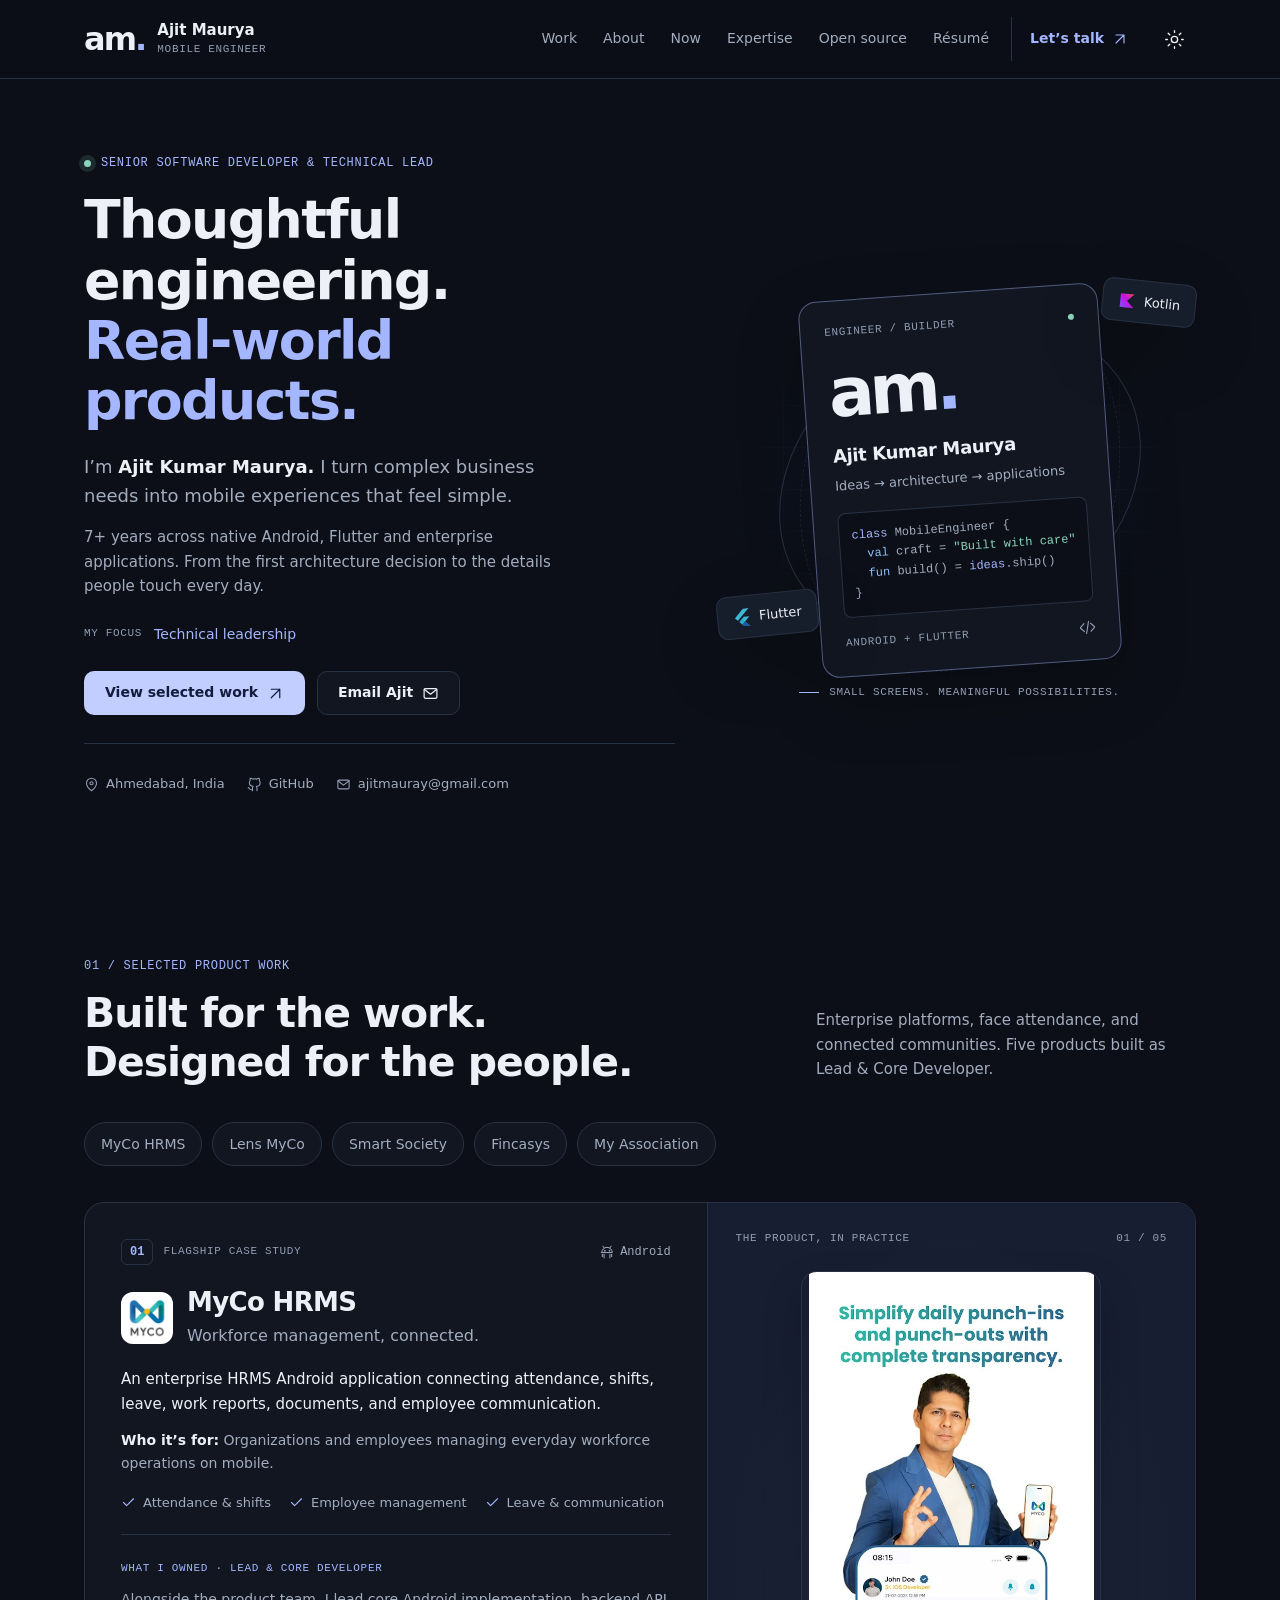
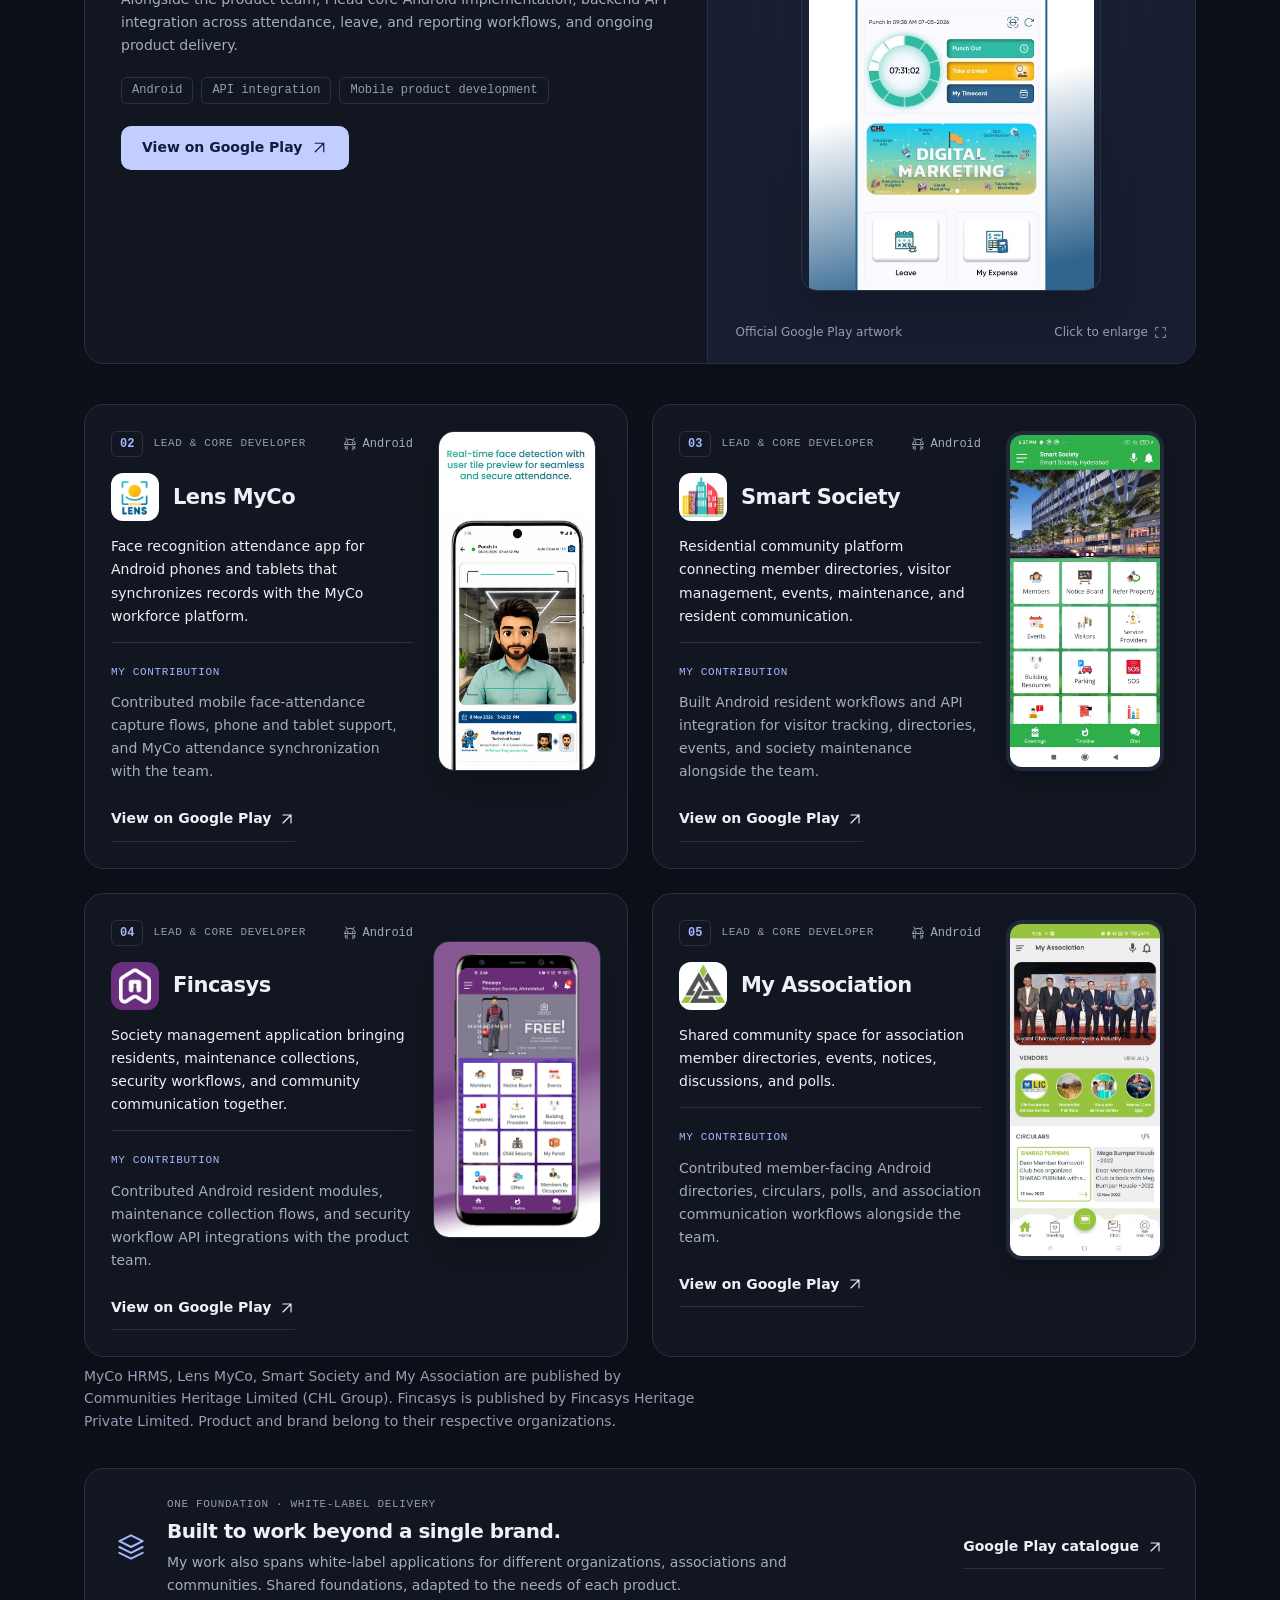
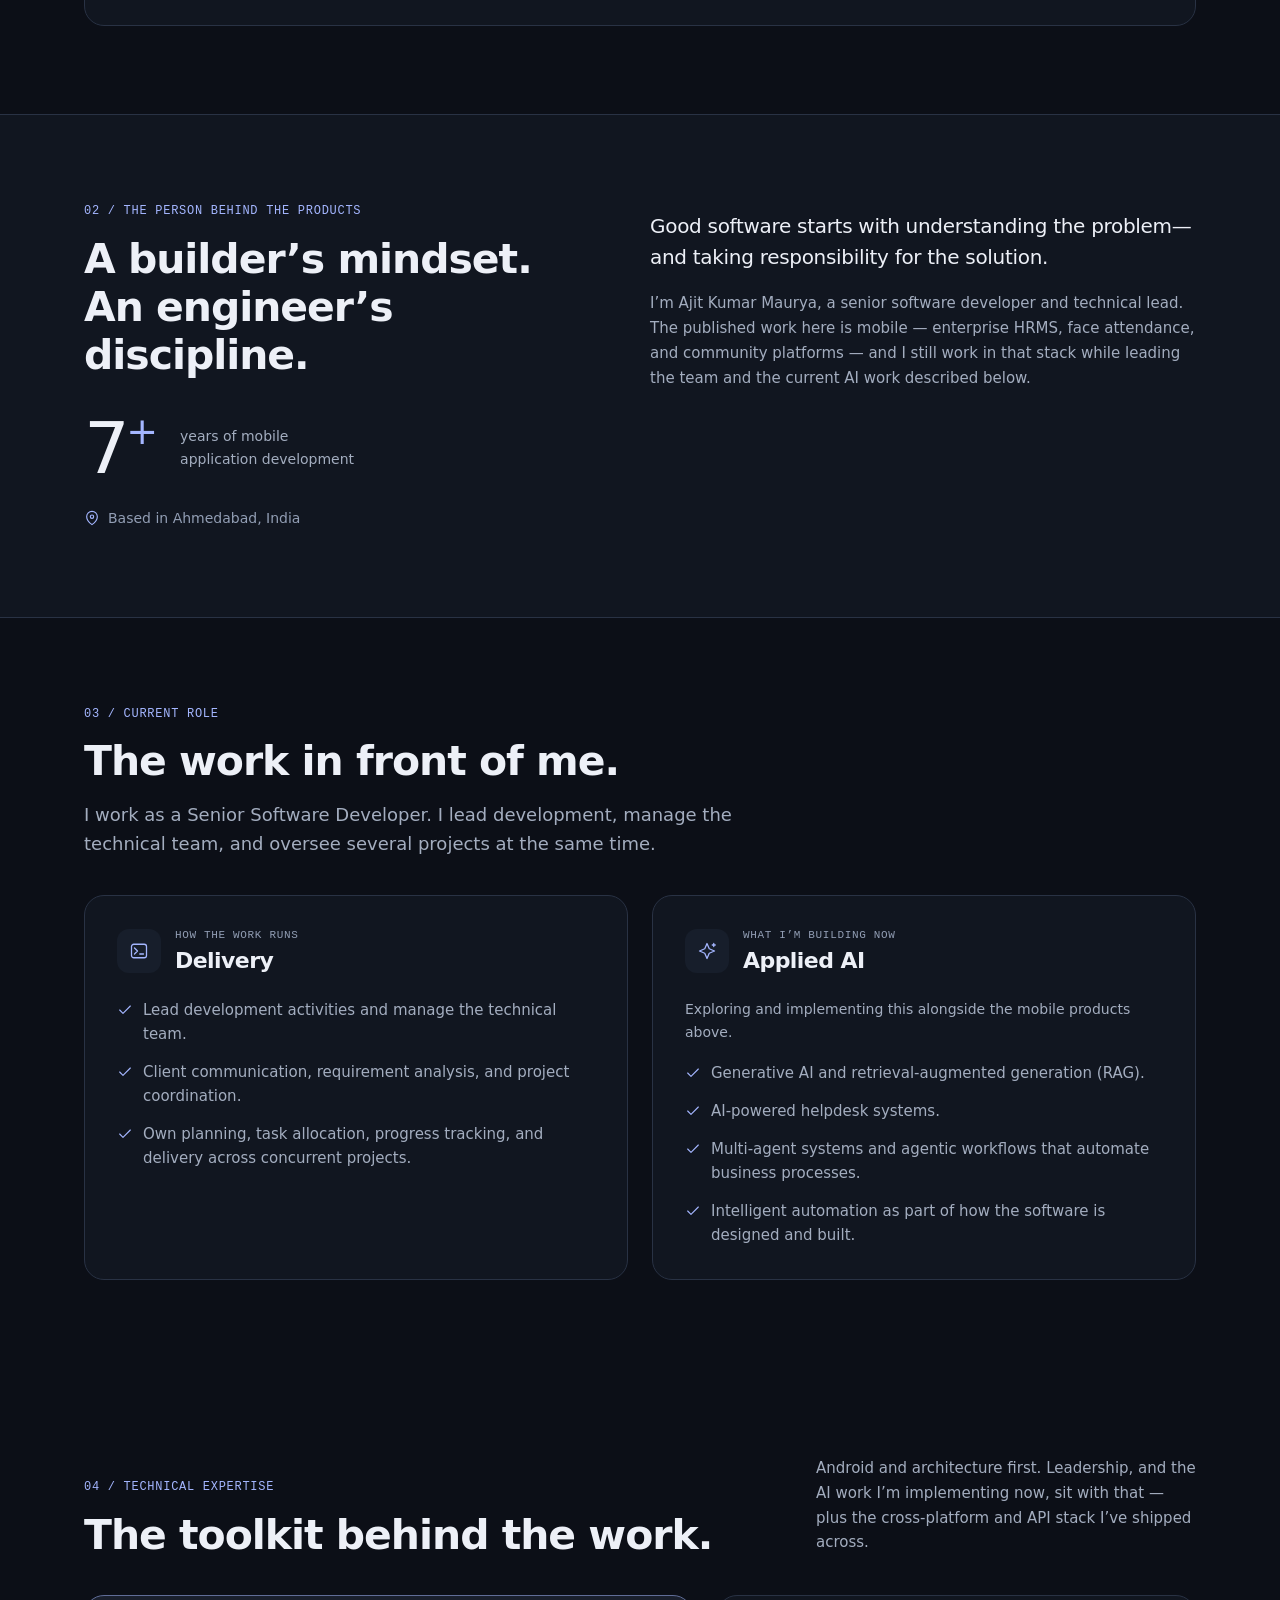
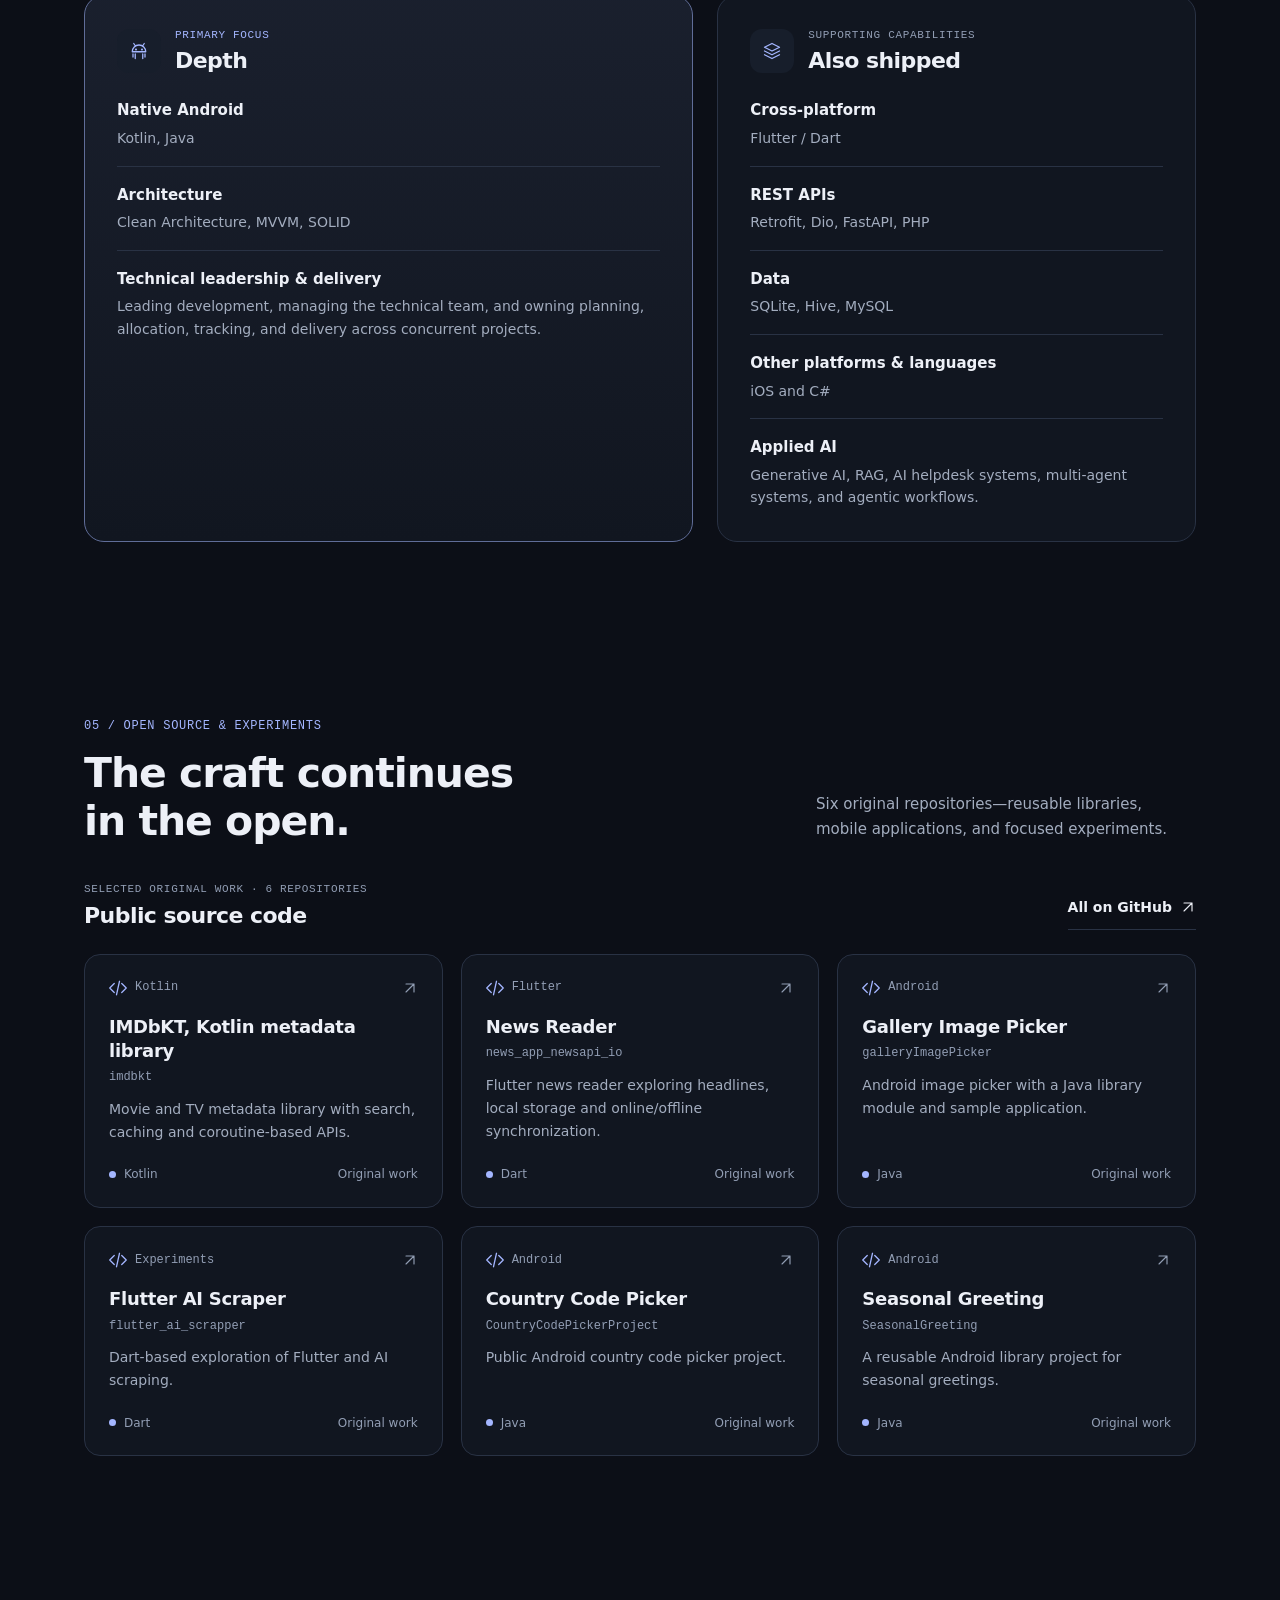
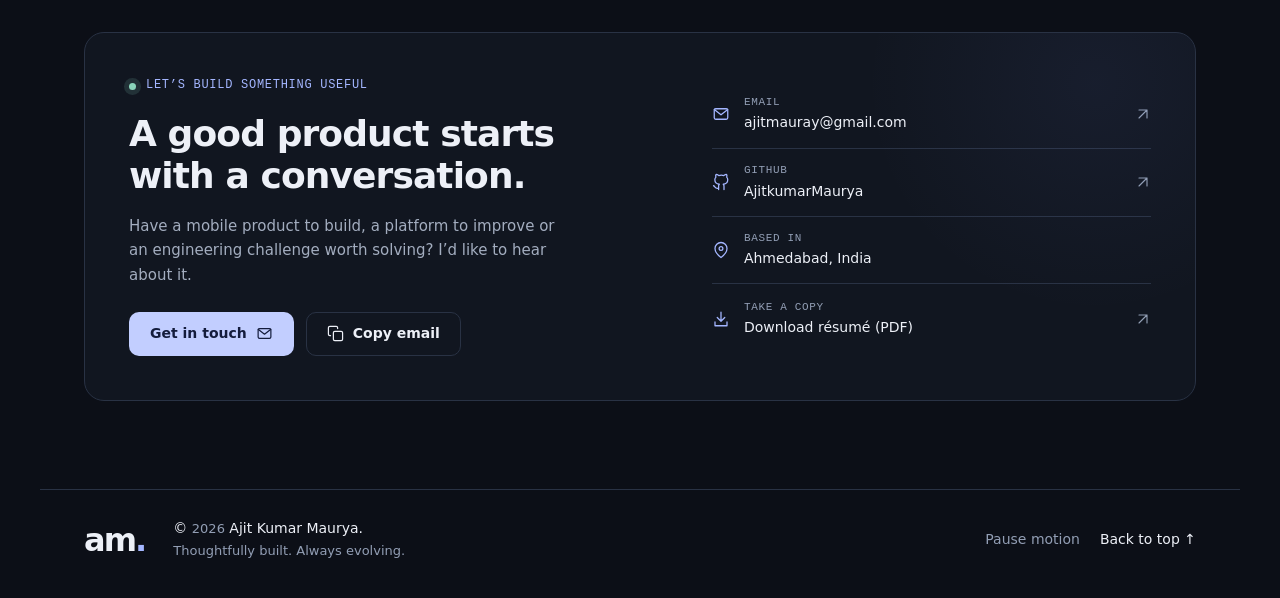
<file: index.html>
<!doctype html>
<html lang="en" data-theme="dark">
<head>
  <meta charset="utf-8">
  <meta name="viewport" content="width=device-width, initial-scale=1">
  <title>Ajit Kumar Maurya — Senior Software Developer &amp; Technical Lead</title>
  <meta name="description" content="Ajit Kumar Maurya is a senior software developer and technical lead in Ahmedabad, India, with 7+ years in Android and Flutter, leading delivery and implementing generative AI.">
  <meta name="theme-color" content="#0c0f17">
  <link rel="canonical" href="https://ajitkumarmaurya.github.io/">
  <meta property="og:type" content="website">
  <meta property="og:locale" content="en_IN">
  <meta property="og:url" content="https://ajitkumarmaurya.github.io/">
  <meta property="og:title" content="Ajit Kumar Maurya — Thoughtful engineering. Real-world products.">
  <meta property="og:description" content="Senior software developer and technical lead in Ahmedabad, India, with 7+ years in Android and Flutter, leading delivery and implementing generative AI.">
  <meta property="og:image" content="https://ajitkumarmaurya.github.io/assets/social-card.png">
  <meta property="og:image:width" content="1200">
  <meta property="og:image:height" content="630">
  <meta property="og:image:alt" content="Ajit Kumar Maurya — Senior Software Developer and Technical Lead">
  <meta name="twitter:card" content="summary_large_image">
  <link rel="icon" href="assets/favicon.svg" type="image/svg+xml">
  <link rel="stylesheet" href="assets/styles.css">
  <script>try{const t=localStorage.getItem('portfolio-theme');if(t==='light'||t==='dark')document.documentElement.dataset.theme=t}catch{}</script>
  <script type="application/ld+json">{"@context":"https://schema.org","@type":"Person","name":"Ajit Kumar Maurya","url":"https://ajitkumarmaurya.github.io/","jobTitle":"Senior Software Developer & Technical Lead","email":"mailto:ajitmauray@gmail.com","address":{"@type":"PostalAddress","addressLocality":"Ahmedabad","addressCountry":"IN"},"sameAs":["https://github.com/AjitkumarMaurya"],"knowsAbout":["Android","Kotlin","Java","Flutter","Dart","Mobile Application Development","Technical Leadership","C#","iOS Application Development","PHP","API Development","FastAPI","Python","Generative AI","Retrieval-Augmented Generation","Multi-agent systems","Agentic workflows"]}</script>
  <script src="assets/app.js" defer></script>
  <noscript><style>.copy-email{display:none}@media(max-width:820px){.navigation{flex-wrap:wrap;padding-block:12px}.nav-links{position:static;display:flex;flex-direction:row;flex-wrap:wrap;padding:0;border:0;background:none;box-shadow:none;order:3;width:100%;gap:4px 12px}.nav-links>a{padding:10px 8px;min-height:44px}.nav-links .nav-contact{border-left:0;padding-left:8px}.nav-actions{display:none}}</style></noscript>
</head>
<body id="top">
  <a class="skip-link" href="#main">Skip to content</a>
  <div class="reading-progress" aria-hidden="true"></div>

  <header class="header">
    <nav class="navigation wrap" aria-label="Main navigation">
      <a class="brand" href="#top">
        <span class="brand-mark">am<span>.</span></span>
        <span>Ajit Maurya<span class="brand-sub">MOBILE ENGINEER</span></span>
      </a>
      <div class="nav-links" id="nav-links">
        <a href="#apps">Work</a>
        <a href="#about">About</a>
        <a href="#now">Now</a>
        <a href="#skills">Expertise</a>
        <a href="#work">Open source</a>
        <a href="assets/ajit-kumar-maurya-profile.pdf" download>Résumé</a>
        <a class="nav-contact" href="#contact">Let’s talk <svg class="icon" aria-hidden="true"><use href="assets/icons.svg#arrow"/></svg></a>
      </div>
      <div class="nav-actions">
        <button class="theme-toggle icon-button" type="button" aria-label="Switch to light theme" aria-pressed="false">
          <svg class="icon" aria-hidden="true"><use href="assets/icons.svg#sun"/></svg>
          <svg class="icon" aria-hidden="true"><use href="assets/icons.svg#moon"/></svg>
        </button>
        <button class="menu-toggle icon-button" type="button" aria-expanded="false" aria-controls="nav-links" aria-label="Open navigation">
          <svg class="icon" aria-hidden="true"><use href="assets/icons.svg#menu"/></svg>
        </button>
      </div>
    </nav>
  </header>

  <main id="main">
    <section class="hero wrap" aria-labelledby="hero-title">
      <div class="hero-copy">
        <p class="eyebrow"><span class="status-dot"></span> SENIOR SOFTWARE DEVELOPER &amp; TECHNICAL LEAD</p>
        <h1 id="hero-title">Thoughtful engineering.<br><span>Real-world products.</span></h1>
        <p class="hero-intro">I’m <strong>Ajit Kumar Maurya.</strong> I turn complex business needs into mobile experiences that feel simple.</p>
        <p class="hero-detail">7+ years across native Android, Flutter and enterprise applications. From the first architecture decision to the details people touch every day.</p>
        <p class="expertise-line">
          <span class="micro">MY FOCUS</span>
          <span class="rotating-text" aria-hidden="true">Technical leadership</span>
          <span class="sr-only">Native Android, Flutter, technical leadership, generative AI, retrieval-augmented generation, and multi-agent systems.</span>
        </p>
        <div class="hero-actions">
          <a class="button primary" href="#apps">View selected work <svg class="icon" aria-hidden="true"><use href="assets/icons.svg#arrow"/></svg></a>
          <a class="button secondary" href="mailto:ajitmauray@gmail.com">Email Ajit <svg class="icon" aria-hidden="true"><use href="assets/icons.svg#mail"/></svg></a>
        </div>
        <!-- TODO: Verify email spelling: visible address is ajitmauray@gmail.com while name is Ajit Kumar Maurya. -->
        <div class="hero-bottom" aria-label="Profile details">
          <span><svg class="icon" aria-hidden="true"><use href="assets/icons.svg#pin"/></svg> Ahmedabad, India</span>
          <a href="https://github.com/AjitkumarMaurya" target="_blank" rel="noopener noreferrer"><svg class="icon" aria-hidden="true"><use href="assets/icons.svg#github"/></svg> GitHub</a>
          <a href="mailto:ajitmauray@gmail.com"><svg class="icon" aria-hidden="true"><use href="assets/icons.svg#mail"/></svg> ajitmauray@gmail.com</a>
        </div>
      </div>

      <div class="hero-visual" aria-label="Mobile engineering card">
        <div class="visual-grid" aria-hidden="true"></div>
        <div class="orbit orbit-one" aria-hidden="true"></div>
        <div class="orbit orbit-two" aria-hidden="true"></div>
        <span class="floating-tag tag-kotlin"><img src="assets/icons/kotlin.svg" alt="" width="18" height="18"> Kotlin</span>
        <span class="floating-tag tag-flutter"><img src="assets/icons/flutter.svg" alt="" width="18" height="18"> Flutter</span>
        <div class="identity-card">
          <div class="identity-top">
            <span class="micro">ENGINEER / BUILDER</span>
            <span class="tiny-dot" aria-hidden="true"></span>
          </div>
          <div class="identity-monogram">am<span>.</span></div>
          <div class="identity-name">Ajit Kumar Maurya</div>
          <div class="identity-role">Ideas → architecture → applications</div>
          <div class="identity-code"><span class="code-purple">class</span> MobileEngineer {<br>&nbsp;&nbsp;<span class="code-blue">val</span> craft = <span class="code-green">"Built with care"</span><br>&nbsp;&nbsp;<span class="code-blue">fun</span> build() = <span class="code-purple">ideas</span>.ship()<br>}</div>
          <div class="identity-footer">
            <span>ANDROID + FLUTTER</span>
            <svg class="icon" aria-hidden="true"><use href="assets/icons.svg#code"/></svg>
          </div>
        </div>
        <div class="visual-caption"><span class="caption-line"></span> SMALL SCREENS. MEANINGFUL POSSIBILITIES.</div>
      </div>
    </section>

    <section id="apps" class="section wrap" aria-labelledby="apps-heading">
      <div class="section-heading">
        <div>
          <p class="eyebrow">01 / SELECTED PRODUCT WORK</p>
          <h2 id="apps-heading">Built for the work.<br>Designed for the people.</h2>
        </div>
        <p>Enterprise platforms, face attendance, and connected communities. Five products built as Lead &amp; Core Developer.</p>
      </div>

      <div class="product-jump" aria-label="Jump to a product">
        <a href="#panel-myco">MyCo HRMS</a>
        <a href="#panel-lens">Lens MyCo</a>
        <a href="#panel-society">Smart Society</a>
        <a href="#panel-fincasys">Fincasys</a>
        <a href="#panel-association">My Association</a>
      </div>

      <article class="product product-flagship" id="panel-myco" aria-labelledby="project-myco" data-reveal>
        <div class="product-story">
          <div class="product-label">
            <span class="product-number">01</span>
            <span class="micro">FLAGSHIP CASE STUDY</span>
            <span class="platform"><svg class="icon" aria-hidden="true"><use href="assets/icons.svg#android"/></svg> Android</span>
          </div>
          <div class="product-name">
            <img class="app-icon" src="assets/screenshots/myco-icon.jpg" alt="" width="52" height="52" loading="lazy" decoding="async">
            <div>
              <h3 id="project-myco">MyCo HRMS</h3>
              <p class="product-tagline">Workforce management, connected.</p>
            </div>
          </div>

          <p class="product-summary">An enterprise HRMS Android application connecting attendance, shifts, leave, work reports, documents, and employee communication.</p>
          <p class="product-audience"><strong>Who it’s for:</strong> Organizations and employees managing everyday workforce operations on mobile.</p>

          <ul class="feature-list">
            <li><svg class="icon" aria-hidden="true"><use href="assets/icons.svg#check"/></svg>Attendance &amp; shifts</li>
            <li><svg class="icon" aria-hidden="true"><use href="assets/icons.svg#check"/></svg>Employee management</li>
            <li><svg class="icon" aria-hidden="true"><use href="assets/icons.svg#check"/></svg>Leave &amp; communication</li>
          </ul>

          <div class="contribution">
            <span class="micro">WHAT I OWNED · LEAD &amp; CORE DEVELOPER</span>
            <p>Alongside the product team, I lead core Android implementation, backend API integration across attendance, leave, and reporting workflows, and ongoing product delivery.</p>
          </div>

          <div class="stack">
            <span>Android</span>
            <span>API integration</span>
            <span>Mobile product development</span>
          </div>

          <div class="product-cta">
            <a class="button primary" href="https://play.google.com/store/apps/details?id=com.mycompany.fhpl&amp;hl=en&amp;gl=IN" target="_blank" rel="noopener noreferrer">View on Google Play <svg class="icon" aria-hidden="true"><use href="assets/icons.svg#arrow"/></svg></a>
          </div>
        </div>

        <div class="product-art">
          <div class="art-header">
            <span class="micro">THE PRODUCT, IN PRACTICE</span>
            <span class="micro">01 / 05</span>
          </div>
          <div class="flagship-frame-wrap">
            <a class="artwork-frame artwork-frame--flagship screenshot" href="assets/screenshots/myco-screen.jpg" data-image="assets/screenshots/myco-screen.jpg" data-caption="MyCo HRMS · Official Google Play artwork" data-alt="Google Play promotional artwork for MyCo HRMS: a person beside a phone showing punch-in, a timer, Punch Out, Take a break, Leave, and My Expense." aria-label="Enlarge MyCo HRMS promotional artwork">
              <img src="assets/screenshots/myco-screen.jpg" alt="Google Play promotional artwork for MyCo HRMS: a person beside a phone showing punch-in, a timer, Punch Out, Take a break, Leave, and My Expense." width="554" height="1200" loading="lazy" decoding="async">
            </a>
          </div>
          <p class="art-caption">
            <span>Official Google Play artwork</span>
            <span>Click to enlarge <svg class="icon" aria-hidden="true"><use href="assets/icons.svg#expand"/></svg></span>
          </p>
        </div>
      </article>

      <div class="compact-products">
        <article class="product compact-product is-promo" id="panel-lens" aria-labelledby="project-lens" data-reveal>
          <div class="compact-body">
            <div class="product-label">
              <span class="product-number">02</span>
              <span class="micro">LEAD &amp; CORE DEVELOPER</span>
              <span class="platform"><svg class="icon" aria-hidden="true"><use href="assets/icons.svg#android"/></svg> Android</span>
            </div>
            <div class="product-name">
              <img class="app-icon" src="assets/screenshots/lens-icon.png" alt="" width="48" height="48" loading="lazy" decoding="async">
              <h3 id="project-lens">Lens MyCo</h3>
            </div>
            <p class="product-summary">Face recognition attendance app for Android phones and tablets that synchronizes records with the MyCo workforce platform.</p>
            <div class="contribution">
              <span class="micro">MY CONTRIBUTION</span>
              <p>Contributed mobile face-attendance capture flows, phone and tablet support, and MyCo attendance synchronization with the team.</p>
            </div>
            <a class="text-link" href="https://play.google.com/store/apps/details?id=com.mycompany.attendance&amp;hl=en&amp;gl=IN" target="_blank" rel="noopener noreferrer">View on Google Play <svg class="icon" aria-hidden="true"><use href="assets/icons.svg#arrow"/></svg></a>
          </div>
          <div class="compact-media">
            <a class="artwork-frame screenshot" href="assets/screenshots/lens-screen.jpg" data-image="assets/screenshots/lens-screen.jpg" data-caption="Lens MyCo · Official Google Play artwork" data-alt="Google Play promotional artwork for Lens MyCo: a headline about real-time face detection above a phone showing punch-in, a face preview, and employee Rohan Mehta." aria-label="Enlarge Lens MyCo promotional artwork">
              <img src="assets/screenshots/lens-screen.jpg" alt="Google Play promotional artwork for Lens MyCo: a headline about real-time face detection above a phone showing punch-in, a face preview, and employee Rohan Mehta." width="554" height="1200" loading="lazy" decoding="async">
            </a>
          </div>
        </article>

        <article class="product compact-product" id="panel-society" aria-labelledby="project-society" data-reveal>
          <div class="compact-body">
            <div class="product-label">
              <span class="product-number">03</span>
              <span class="micro">LEAD &amp; CORE DEVELOPER</span>
              <span class="platform"><svg class="icon" aria-hidden="true"><use href="assets/icons.svg#android"/></svg> Android</span>
            </div>
            <div class="product-name">
              <img class="app-icon" src="assets/screenshots/society-icon.png" alt="" width="48" height="48" loading="lazy" decoding="async">
              <h3 id="project-society">Smart Society</h3>
            </div>
            <p class="product-summary">Residential community platform connecting member directories, visitor management, events, maintenance, and resident communication.</p>
            <div class="contribution">
              <span class="micro">MY CONTRIBUTION</span>
              <p>Built Android resident workflows and API integration for visitor tracking, directories, events, and society maintenance alongside the team.</p>
            </div>
            <a class="text-link" href="https://play.google.com/store/apps/details?id=com.smartsociety.group&amp;hl=en&amp;gl=IN" target="_blank" rel="noopener noreferrer">View on Google Play <svg class="icon" aria-hidden="true"><use href="assets/icons.svg#arrow"/></svg></a>
          </div>
          <div class="compact-media">
            <a class="phone-frame phone-frame-sm screenshot" href="assets/screenshots/society-screen.jpg" data-image="assets/screenshots/society-screen.jpg" data-caption="Smart Society · Official Google Play screenshot" data-alt="Smart Society Android screenshot of the home screen for Smart Society, Hyderabad, with Members, Notice Board, Visitors, Parking, SOS, and the bottom navigation bar." aria-label="Enlarge Smart Society screenshot">
              <img src="assets/screenshots/society-screen.jpg" alt="Smart Society Android screenshot of the home screen for Smart Society, Hyderabad, with Members, Notice Board, Visitors, Parking, SOS, and the bottom navigation bar." width="540" height="1200" loading="lazy" decoding="async">
            </a>
          </div>
        </article>

        <article class="product compact-product is-promo" id="panel-fincasys" aria-labelledby="project-fincasys" data-reveal>
          <div class="compact-body">
            <div class="product-label">
              <span class="product-number">04</span>
              <span class="micro">LEAD &amp; CORE DEVELOPER</span>
              <span class="platform"><svg class="icon" aria-hidden="true"><use href="assets/icons.svg#android"/></svg> Android</span>
            </div>
            <div class="product-name">
              <img class="app-icon" src="assets/screenshots/fincasys-icon.png" alt="" width="48" height="48" loading="lazy" decoding="async">
              <h3 id="project-fincasys">Fincasys</h3>
            </div>
            <p class="product-summary">Society management application bringing residents, maintenance collections, security workflows, and community communication together.</p>
            <div class="contribution">
              <span class="micro">MY CONTRIBUTION</span>
              <p>Contributed Android resident modules, maintenance collection flows, and security workflow API integrations with the product team.</p>
            </div>
            <a class="text-link" href="https://play.google.com/store/apps/details?id=com.fincasys.fincasysapp&amp;hl=en&amp;gl=IN" target="_blank" rel="noopener noreferrer">View on Google Play <svg class="icon" aria-hidden="true"><use href="assets/icons.svg#arrow"/></svg></a>
          </div>
          <div class="compact-media">
            <a class="artwork-frame screenshot" href="assets/screenshots/fincasys-screen.jpg" data-image="assets/screenshots/fincasys-screen.jpg" data-caption="Fincasys · Official Google Play artwork" data-alt="Google Play promotional artwork for Fincasys: a phone on a purple background showing the society home screen with Members, Notice Board, Events, Visitors, and other modules." aria-label="Enlarge Fincasys promotional artwork">
              <img src="assets/screenshots/fincasys-screen.jpg" alt="Google Play promotional artwork for Fincasys: a phone on a purple background showing the society home screen with Members, Notice Board, Events, Visitors, and other modules." width="368" height="654" loading="lazy" decoding="async">
            </a>
          </div>
        </article>

        <article class="product compact-product" id="panel-association" aria-labelledby="project-association" data-reveal>
          <div class="compact-body">
            <div class="product-label">
              <span class="product-number">05</span>
              <span class="micro">LEAD &amp; CORE DEVELOPER</span>
              <span class="platform"><svg class="icon" aria-hidden="true"><use href="assets/icons.svg#android"/></svg> Android</span>
            </div>
            <div class="product-name">
              <img class="app-icon" src="assets/screenshots/association-icon.png" alt="" width="48" height="48" loading="lazy" decoding="async">
              <h3 id="project-association">My Association</h3>
            </div>
            <p class="product-summary">Shared community space for association member directories, events, notices, discussions, and polls.</p>
            <div class="contribution">
              <span class="micro">MY CONTRIBUTION</span>
              <p>Contributed member-facing Android directories, circulars, polls, and association communication workflows alongside the team.</p>
            </div>
            <a class="text-link" href="https://play.google.com/store/apps/details?id=com.myassociation&amp;hl=en&amp;gl=IN" target="_blank" rel="noopener noreferrer">View on Google Play <svg class="icon" aria-hidden="true"><use href="assets/icons.svg#arrow"/></svg></a>
          </div>
          <div class="compact-media">
            <a class="phone-frame phone-frame-sm screenshot" href="assets/screenshots/association-screen.jpg" data-image="assets/screenshots/association-screen.jpg" data-caption="My Association · Official Google Play screenshot" data-alt="My Association Android screenshot of the home screen with a Gujarat Chamber of Commerce and Industry banner, vendor shortcuts, and member circulars." aria-label="Enlarge My Association screenshot">
              <img src="assets/screenshots/association-screen.jpg" alt="My Association Android screenshot of the home screen with a Gujarat Chamber of Commerce and Industry banner, vendor shortcuts, and member circulars." width="473" height="1050" loading="lazy" decoding="async">
            </a>
          </div>
        </article>
      </div>

      <p class="publisher-note">MyCo HRMS, Lens MyCo, Smart Society and My Association are published by Communities Heritage Limited (CHL Group). Fincasys is published by Fincasys Heritage Private Limited. Product and brand belong to their respective organizations.</p>

      <div class="white-label" data-reveal>
        <svg class="icon" aria-hidden="true"><use href="assets/icons.svg#layers"/></svg>
        <div>
          <p class="micro">ONE FOUNDATION · WHITE-LABEL DELIVERY</p>
          <h3>Built to work beyond a single brand.</h3>
          <p>My work also spans white-label applications for different organizations, associations and communities. Shared foundations, adapted to the needs of each product.</p>
        </div>
        <a class="text-link" href="https://play.google.com/store/apps/dev?id=6873193305307406392" target="_blank" rel="noopener noreferrer">Google Play catalogue <svg class="icon" aria-hidden="true"><use href="assets/icons.svg#arrow"/></svg></a>
      </div>
    </section>

    <section id="about" class="section about-section" aria-labelledby="about-heading">
      <div class="wrap about-grid">
        <div>
          <div class="section-heading">
            <div>
              <p class="eyebrow">02 / THE PERSON BEHIND THE PRODUCTS</p>
              <h2 id="about-heading">A builder’s mindset.<br>An engineer’s discipline.</h2>
            </div>
          </div>
          <div class="about-stat">
            <strong>7<span>+</span></strong>
            <div>years of mobile<br>application development</div>
          </div>
          <p class="location"><svg class="icon" aria-hidden="true"><use href="assets/icons.svg#pin"/></svg> Based in Ahmedabad, India</p>
        </div>

        <div class="about-copy" data-reveal>
          <p class="lead">Good software starts with understanding the problem—and taking responsibility for the solution.</p>
          <p>I’m Ajit Kumar Maurya, a senior software developer and technical lead. The published work here is mobile — enterprise HRMS, face attendance, and community platforms — and I still work in that stack while leading the team and the current AI work described below.</p>
        </div>
      </div>
    </section>

    <section id="now" class="section wrap" aria-labelledby="now-heading">
      <div class="now-header">
        <p class="eyebrow">03 / CURRENT ROLE</p>
        <h2 id="now-heading">The work in front of me.</h2>
        <p class="now-lead">I work as a Senior Software Developer. I lead development, manage the technical team, and oversee several projects at the same time.</p>
      </div>

      <div class="now-grid">
        <article class="tier-card" data-reveal>
          <div class="tier-header">
            <span class="tier-icon"><svg class="icon" aria-hidden="true"><use href="assets/icons.svg#terminal"/></svg></span>
            <div>
              <p class="micro">HOW THE WORK RUNS</p>
              <h3>Delivery</h3>
            </div>
          </div>
          <ul class="now-list">
            <li><svg class="icon" aria-hidden="true"><use href="assets/icons.svg#check"/></svg><span>Lead development activities and manage the technical team.</span></li>
            <li><svg class="icon" aria-hidden="true"><use href="assets/icons.svg#check"/></svg><span>Client communication, requirement analysis, and project coordination.</span></li>
            <li><svg class="icon" aria-hidden="true"><use href="assets/icons.svg#check"/></svg><span>Own planning, task allocation, progress tracking, and delivery across concurrent projects.</span></li>
          </ul>
        </article>

        <article class="tier-card" data-reveal>
          <div class="tier-header">
            <span class="tier-icon"><svg class="icon" aria-hidden="true"><use href="assets/icons.svg#spark"/></svg></span>
            <div>
              <p class="micro">WHAT I’M BUILDING NOW</p>
              <h3>Applied AI</h3>
            </div>
          </div>
          <p class="now-card-note">Exploring and implementing this alongside the mobile products above.</p>
          <ul class="now-list">
            <li><svg class="icon" aria-hidden="true"><use href="assets/icons.svg#check"/></svg><span>Generative AI and retrieval-augmented generation (RAG).</span></li>
            <li><svg class="icon" aria-hidden="true"><use href="assets/icons.svg#check"/></svg><span>AI-powered helpdesk systems.</span></li>
            <li><svg class="icon" aria-hidden="true"><use href="assets/icons.svg#check"/></svg><span>Multi-agent systems and agentic workflows that automate business processes.</span></li>
            <li><svg class="icon" aria-hidden="true"><use href="assets/icons.svg#check"/></svg><span>Intelligent automation as part of how the software is designed and built.</span></li>
          </ul>
        </article>
      </div>
    </section>

    <section id="skills" class="section wrap" aria-labelledby="skills-heading">
      <div class="section-heading">
        <div>
          <p class="eyebrow">04 / TECHNICAL EXPERTISE</p>
          <h2 id="skills-heading">The toolkit behind the work.</h2>
        </div>
        <p>Android and architecture first. Leadership, and the AI work I’m implementing now, sit with that — plus the cross-platform and API stack I’ve shipped across.</p>
      </div>

      <div class="expertise-tiers">
        <article class="tier-card tier-depth" data-reveal>
          <div class="tier-header">
            <span class="tier-icon"><svg class="icon" aria-hidden="true"><use href="assets/icons.svg#android"/></svg></span>
            <div>
              <p class="micro">PRIMARY FOCUS</p>
              <h3>Depth</h3>
            </div>
          </div>
          <dl class="tier-list">
            <div>
              <dt>Native Android</dt>
              <dd>Kotlin, Java</dd>
            </div>
            <div>
              <dt>Architecture</dt>
              <dd>Clean Architecture, MVVM, SOLID</dd>
            </div>
            <div>
              <dt>Technical leadership &amp; delivery</dt>
              <dd>Leading development, managing the technical team, and owning planning, allocation, tracking, and delivery across concurrent projects.</dd>
            </div>
          </dl>
        </article>

        <article class="tier-card tier-supporting" data-reveal>
          <div class="tier-header">
            <span class="tier-icon"><svg class="icon" aria-hidden="true"><use href="assets/icons.svg#layers"/></svg></span>
            <div>
              <p class="micro">SUPPORTING CAPABILITIES</p>
              <h3>Also shipped</h3>
            </div>
          </div>
          <dl class="tier-list">
            <div>
              <dt>Cross-platform</dt>
              <dd>Flutter / Dart</dd>
            </div>
            <div>
              <dt>REST APIs</dt>
              <dd>Retrofit, Dio, FastAPI, PHP</dd>
            </div>
            <div>
              <dt>Data</dt>
              <dd>SQLite, Hive, MySQL</dd>
            </div>
            <div>
              <dt>Other platforms &amp; languages</dt>
              <dd>iOS and C#</dd>
            </div>
            <div>
              <dt>Applied AI</dt>
              <dd>Generative AI, RAG, AI helpdesk systems, multi-agent systems, and agentic workflows.</dd>
            </div>
          </dl>
        </article>
      </div>
    </section>

    <section id="work" class="section wrap" aria-labelledby="work-heading">
      <div class="section-heading">
        <div>
          <p class="eyebrow">05 / OPEN SOURCE &amp; EXPERIMENTS</p>
          <h2 id="work-heading">The craft continues<br>in the open.</h2>
        </div>
        <p>Six original repositories—reusable libraries, mobile applications, and focused experiments.</p>
      </div>

      <div id="repositories" class="repository-browser">
        <div class="browser-heading">
          <div>
            <p class="micro">SELECTED ORIGINAL WORK · 6 REPOSITORIES</p>
            <h3>Public source code</h3>
          </div>
          <a class="text-link" href="https://github.com/AjitkumarMaurya?tab=repositories" target="_blank" rel="noopener noreferrer">All on GitHub <svg class="icon" aria-hidden="true"><use href="assets/icons.svg#arrow"/></svg></a>
        </div>

        <div id="repo-grid" class="repo-grid">
          <article class="repo-card" data-reveal>
            <div class="repo-top">
              <svg class="icon" aria-hidden="true"><use href="assets/icons.svg#code"/></svg>
              <span>Kotlin</span>
              <svg class="icon" aria-hidden="true"><use href="assets/icons.svg#arrow"/></svg>
            </div>
            <h3><a href="https://github.com/AjitkumarMaurya/imdbkt" target="_blank" rel="noopener noreferrer">IMDbKT, Kotlin metadata library</a></h3>
            <p class="repo-slug">imdbkt</p>
            <p class="repo-desc">Movie and TV metadata library with search, caching and coroutine-based APIs.</p>
            <div class="repo-meta"><span class="language-dot"></span><span>Kotlin</span><span>Original work</span></div>
          </article>

          <article class="repo-card" data-reveal>
            <div class="repo-top">
              <svg class="icon" aria-hidden="true"><use href="assets/icons.svg#code"/></svg>
              <span>Flutter</span>
              <svg class="icon" aria-hidden="true"><use href="assets/icons.svg#arrow"/></svg>
            </div>
            <h3><a href="https://github.com/AjitkumarMaurya/news_app_newsapi_io" target="_blank" rel="noopener noreferrer">News Reader</a></h3>
            <p class="repo-slug">news_app_newsapi_io</p>
            <p class="repo-desc">Flutter news reader exploring headlines, local storage and online/offline synchronization.</p>
            <div class="repo-meta"><span class="language-dot"></span><span>Dart</span><span>Original work</span></div>
          </article>

          <article class="repo-card" data-reveal>
            <div class="repo-top">
              <svg class="icon" aria-hidden="true"><use href="assets/icons.svg#code"/></svg>
              <span>Android</span>
              <svg class="icon" aria-hidden="true"><use href="assets/icons.svg#arrow"/></svg>
            </div>
            <h3><a href="https://github.com/AjitkumarMaurya/galleryImagePicker" target="_blank" rel="noopener noreferrer">Gallery Image Picker</a></h3>
            <p class="repo-slug">galleryImagePicker</p>
            <p class="repo-desc">Android image picker with a Java library module and sample application.</p>
            <div class="repo-meta"><span class="language-dot"></span><span>Java</span><span>Original work</span></div>
          </article>

          <article class="repo-card" data-reveal>
            <div class="repo-top">
              <svg class="icon" aria-hidden="true"><use href="assets/icons.svg#code"/></svg>
              <span>Experiments</span>
              <svg class="icon" aria-hidden="true"><use href="assets/icons.svg#arrow"/></svg>
            </div>
            <h3><a href="https://github.com/AjitkumarMaurya/flutter_ai_scrapper" target="_blank" rel="noopener noreferrer">Flutter AI Scraper</a></h3>
            <p class="repo-slug">flutter_ai_scrapper</p>
            <p class="repo-desc">Dart-based exploration of Flutter and AI scraping.</p>
            <div class="repo-meta"><span class="language-dot"></span><span>Dart</span><span>Original work</span></div>
          </article>

          <article class="repo-card" data-reveal>
            <div class="repo-top">
              <svg class="icon" aria-hidden="true"><use href="assets/icons.svg#code"/></svg>
              <span>Android</span>
              <svg class="icon" aria-hidden="true"><use href="assets/icons.svg#arrow"/></svg>
            </div>
            <h3><a href="https://github.com/AjitkumarMaurya/CountryCodePickerProject" target="_blank" rel="noopener noreferrer">Country Code Picker</a></h3>
            <p class="repo-slug">CountryCodePickerProject</p>
            <p class="repo-desc">Public Android country code picker project.</p>
            <div class="repo-meta"><span class="language-dot"></span><span>Java</span><span>Original work</span></div>
          </article>

          <article class="repo-card" data-reveal>
            <div class="repo-top">
              <svg class="icon" aria-hidden="true"><use href="assets/icons.svg#code"/></svg>
              <span>Android</span>
              <svg class="icon" aria-hidden="true"><use href="assets/icons.svg#arrow"/></svg>
            </div>
            <h3><a href="https://github.com/AjitkumarMaurya/SeasonalGreeting" target="_blank" rel="noopener noreferrer">Seasonal Greeting</a></h3>
            <p class="repo-slug">SeasonalGreeting</p>
            <p class="repo-desc">A reusable Android library project for seasonal greetings.</p>
            <div class="repo-meta"><span class="language-dot"></span><span>Java</span><span>Original work</span></div>
          </article>
        </div>
      </div>
    </section>

    <section id="contact" class="section wrap" aria-labelledby="contact-heading">
      <div class="contact-card" data-reveal>
        <div>
          <p class="eyebrow"><span class="status-dot"></span> LET’S BUILD SOMETHING USEFUL</p>
          <h2 id="contact-heading">A good product starts<br>with a conversation.</h2>
          <p>Have a mobile product to build, a platform to improve or an engineering challenge worth solving? I’d like to hear about it.</p>
          <div class="contact-actions">
            <a class="button primary" href="mailto:ajitmauray@gmail.com">Get in touch <svg class="icon" aria-hidden="true"><use href="assets/icons.svg#mail"/></svg></a>
            <button type="button" class="button secondary copy-email" data-email="ajitmauray@gmail.com">
              <svg class="icon icon-copy" aria-hidden="true"><use href="assets/icons.svg#copy"/></svg>
              <svg class="icon icon-check" aria-hidden="true"><use href="assets/icons.svg#check"/></svg>
              <span class="copy-label">Copy email</span>
            </button>
          </div>
          <span class="sr-only" id="copy-status" aria-live="polite"></span>
        </div>

        <div class="contact-details">
          <!-- TODO: Verify email spelling: visible address is ajitmauray@gmail.com while name is Ajit Kumar Maurya. Do not change unless confirmed. -->
          <a href="mailto:ajitmauray@gmail.com">
            <svg class="icon" aria-hidden="true"><use href="assets/icons.svg#mail"/></svg>
            <span><small>EMAIL</small>ajitmauray@gmail.com</span>
            <svg class="icon" aria-hidden="true"><use href="assets/icons.svg#arrow"/></svg>
          </a>
          <a href="https://github.com/AjitkumarMaurya" target="_blank" rel="noopener noreferrer">
            <svg class="icon" aria-hidden="true"><use href="assets/icons.svg#github"/></svg>
            <span><small>GITHUB</small>AjitkumarMaurya</span>
            <svg class="icon" aria-hidden="true"><use href="assets/icons.svg#arrow"/></svg>
          </a>
          <!-- LinkedIn placeholder: add verified LinkedIn URL here once provided, e.g.
          <a href="https://www.linkedin.com/in/VERIFIED_PROFILE" target="_blank" rel="noopener noreferrer">
            <svg class="icon" aria-hidden="true"><use href="assets/icons.svg#arrow"/></svg>
            <span><small>LINKEDIN</small>Ajit Kumar Maurya</span>
            <svg class="icon" aria-hidden="true"><use href="assets/icons.svg#arrow"/></svg>
          </a>
          -->
          <div>
            <svg class="icon" aria-hidden="true"><use href="assets/icons.svg#pin"/></svg>
            <span><small>BASED IN</small>Ahmedabad, India</span>
          </div>
          <a href="assets/ajit-kumar-maurya-profile.pdf" download>
            <svg class="icon" aria-hidden="true"><use href="assets/icons.svg#download"/></svg>
            <span><small>TAKE A COPY</small>Download résumé (PDF)</span>
            <svg class="icon" aria-hidden="true"><use href="assets/icons.svg#arrow"/></svg>
          </a>
        </div>
      </div>
    </section>
  </main>

  <footer class="footer wrap">
    <a class="brand-mark" href="#top" aria-label="am. — Back to top">am<span>.</span></a>
    <p>© <span id="year">2026</span> Ajit Kumar Maurya.<br><span>Thoughtfully built. Always evolving.</span></p>
    <div>
      <button type="button" class="motion-toggle" aria-pressed="false">Pause motion</button>
      <a href="#top">Back to top ↑</a>
    </div>
    <a class="back-top icon-button" href="#top" aria-label="Back to top">↑</a>
  </footer>

  <dialog class="image-dialog" aria-labelledby="image-caption">
    <button class="dialog-close icon-button" type="button" aria-label="Close screenshot">×</button>
    <img id="dialog-image" alt="Selected application screenshot preview" width="554" height="1200" hidden>
    <p id="image-caption"></p>
    <a id="dialog-original" class="text-link" target="_blank" rel="noopener noreferrer">Open original artwork <svg class="icon" aria-hidden="true"><use href="assets/icons.svg#arrow"/></svg></a>
    <p class="dialog-error" hidden>Artwork could not load. You can open the original image above.</p>
  </dialog>
</body>
</html>
</file>
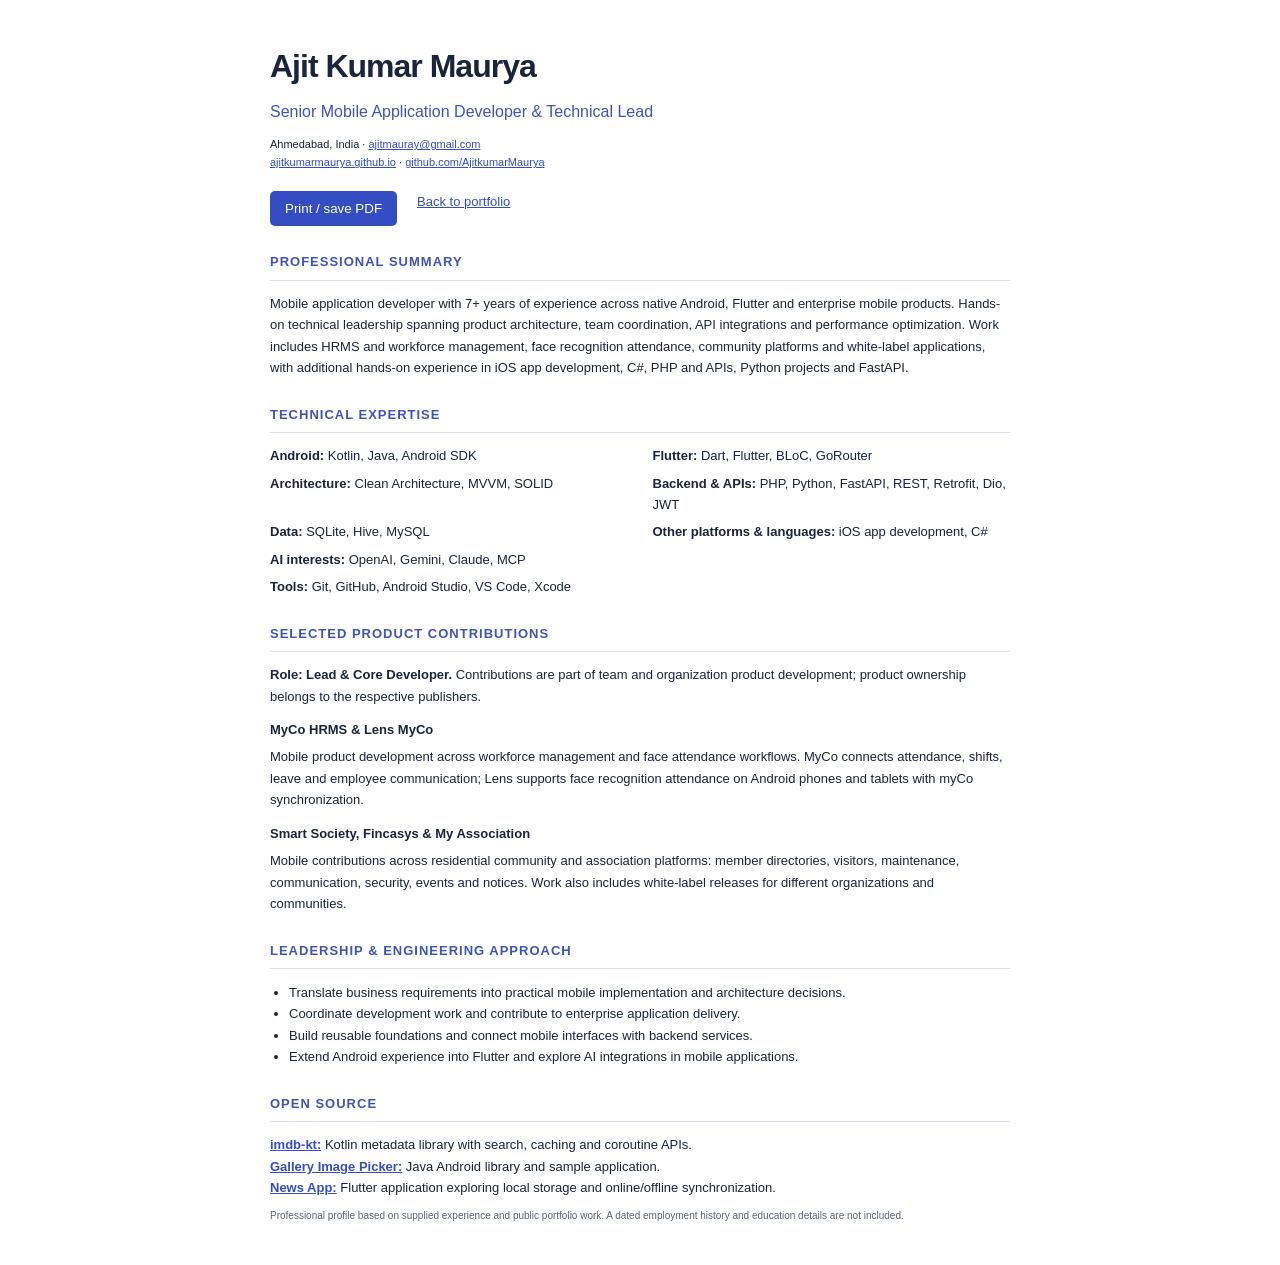
<file: resume.html>
<!doctype html><html lang="en"><head><meta charset="utf-8"><meta name="viewport" content="width=device-width,initial-scale=1"><title>Ajit Kumar Maurya — Professional Profile</title><meta name="robots" content="noindex"><style>
*{box-sizing:border-box}body{font-family:Arial,sans-serif;color:#1a243b;max-width:800px;margin:40px auto;line-height:1.65;font-size:13px;padding:0 30px}h1{font-size:32px;letter-spacing:-1px;margin:0}h2{font-size:13px;text-transform:uppercase;letter-spacing:1px;color:#4054b1;border-bottom:1px solid #d9deea;padding-bottom:7px;margin:25px 0 12px}h3{font-size:13px;margin:12px 0 4px}p{margin:6px 0 10px}.role{font-size:16px;color:#4054b1}.contacts{font-size:11px}a{color:#354dc2}ul{padding-left:19px}.grid{display:grid;grid-template-columns:1fr 1fr;gap:6px 25px}.muted{font-size:10px;color:#59647b}.actions{display:flex;gap:20px;margin:20px 0}button{border:0;background:#354dc2;color:white;border-radius:5px;padding:10px 15px;cursor:pointer}@media print{body{margin:0;padding:0;font-size:10px}.actions{display:none}h1{font-size:27px}h2{margin-top:17px}p{margin-bottom:7px}a{color:#1a243b;text-decoration:none}@page{size:A4;margin:16mm 18mm}}
</style></head><body><h1>Ajit Kumar Maurya</h1><p class="role">Senior Mobile Application Developer & Technical Lead</p><p class="contacts">Ahmedabad, India · <a href="mailto:ajitmauray@gmail.com">ajitmauray@gmail.com</a><br><a href="https://ajitkumarmaurya.github.io/">ajitkumarmaurya.github.io</a> · <a href="https://github.com/AjitkumarMaurya">github.com/AjitkumarMaurya</a></p><div class="actions"><button onclick="window.print()">Print / save PDF</button><a href="index.html">Back to portfolio</a></div><h2>Professional summary</h2><p>Mobile application developer with 7+ years of experience across native Android, Flutter and enterprise mobile products. Hands-on technical leadership spanning product architecture, team coordination, API integrations and performance optimization. Work includes HRMS and workforce management, face recognition attendance, community platforms and white-label applications, with additional hands-on experience in iOS app development, C#, PHP and APIs, Python projects and FastAPI.</p><h2>Technical expertise</h2><div class="grid"><div><strong>Android:</strong> Kotlin, Java, Android SDK</div><div><strong>Flutter:</strong> Dart, Flutter, BLoC, GoRouter</div><div><strong>Architecture:</strong> Clean Architecture, MVVM, SOLID</div><div><strong>Backend & APIs:</strong> PHP, Python, FastAPI, REST, Retrofit, Dio, JWT</div><div><strong>Data:</strong> SQLite, Hive, MySQL</div><div><strong>Other platforms & languages:</strong> iOS app development, C#</div><div><strong>AI interests:</strong> OpenAI, Gemini, Claude, MCP</div><div style="grid-column:1/-1"><strong>Tools:</strong> Git, GitHub, Android Studio, VS Code, Xcode</div></div><h2>Selected product contributions</h2><p><strong>Role: Lead & Core Developer.</strong> Contributions are part of team and organization product development; product ownership belongs to the respective publishers.</p><h3>MyCo HRMS & Lens MyCo</h3><p>Mobile product development across workforce management and face attendance workflows. MyCo connects attendance, shifts, leave and employee communication; Lens supports face recognition attendance on Android phones and tablets with myCo synchronization.</p><h3>Smart Society, Fincasys & My Association</h3><p>Mobile contributions across residential community and association platforms: member directories, visitors, maintenance, communication, security, events and notices. Work also includes white-label releases for different organizations and communities.</p><h2>Leadership & engineering approach</h2><ul><li>Translate business requirements into practical mobile implementation and architecture decisions.</li><li>Coordinate development work and contribute to enterprise application delivery.</li><li>Build reusable foundations and connect mobile interfaces with backend services.</li><li>Extend Android experience into Flutter and explore AI integrations in mobile applications.</li></ul><h2>Open source</h2><p><a href="https://github.com/AjitkumarMaurya/imdbkt"><strong>imdb-kt:</strong></a> Kotlin metadata library with search, caching and coroutine APIs.<br><a href="https://github.com/AjitkumarMaurya/galleryImagePicker"><strong>Gallery Image Picker:</strong></a> Java Android library and sample application.<br><a href="https://github.com/AjitkumarMaurya/news_app_newsapi_io"><strong>News App:</strong></a> Flutter application exploring local storage and online/offline synchronization.</p><p class="muted">Professional profile based on supplied experience and public portfolio work. A dated employment history and education details are not included.</p></body></html>
</file>
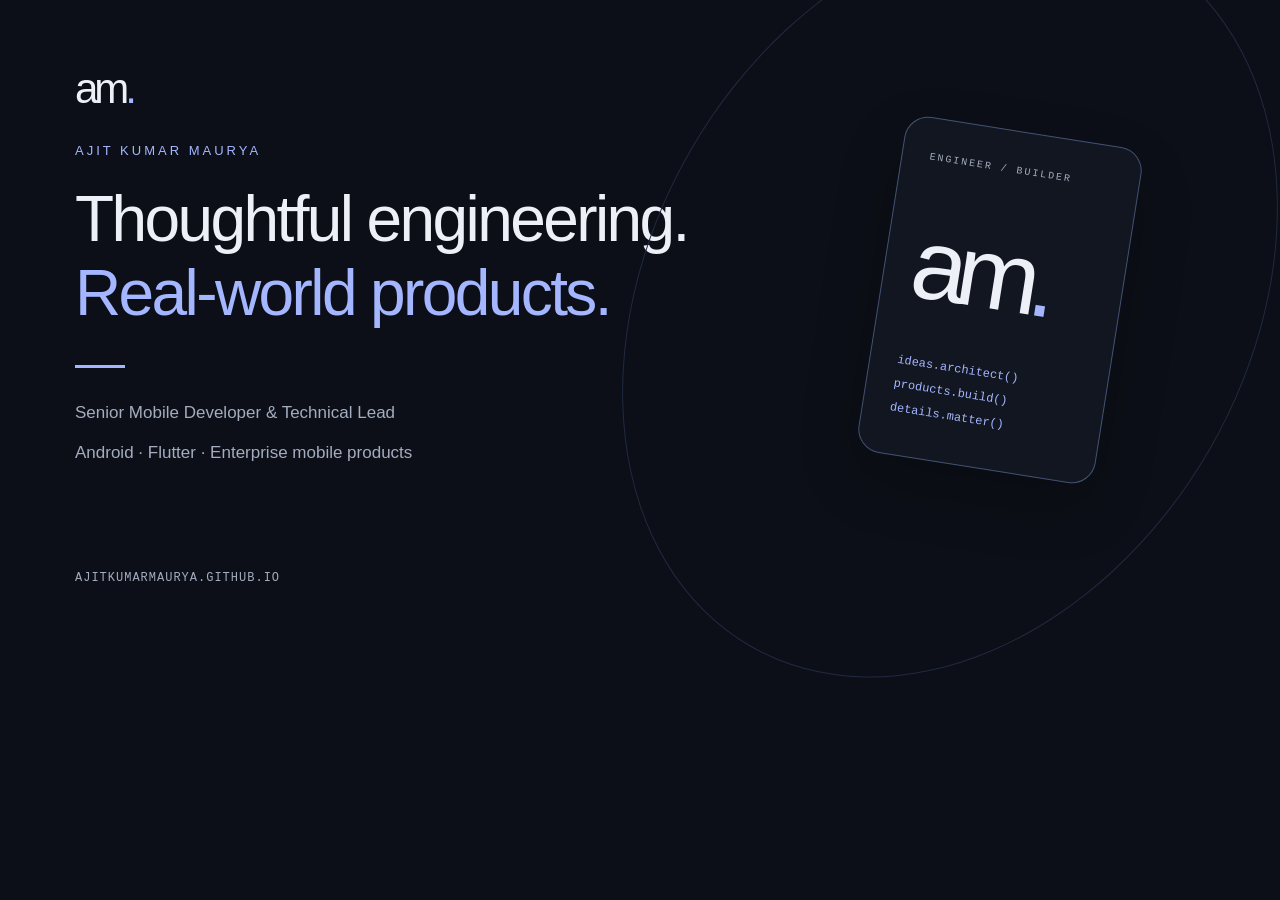
<file: assets/social-card.html>
<!doctype html><html lang="en"><head><meta charset="utf-8"><title>Portfolio social card</title><meta name="robots" content="noindex"><style>*{box-sizing:border-box}body{margin:0;width:1200px;height:630px;background:#0c0f17;color:#edf0f7;font-family:Arial,sans-serif;padding:65px 75px;position:relative;overflow:hidden}.line{width:50px;height:3px;background:#a4b6ff;margin:35px 0}.brand{font-size:42px;letter-spacing:-4px}.accent{color:#a4b6ff}.eyebrow{font-size:13px;letter-spacing:3px;color:#a4b6ff;margin:30px 0 25px}h1{font-size:64px;line-height:1.15;letter-spacing:-2.6px;margin:0 0 27px;font-weight:500}.bottom{font-size:17px;color:#a3adbf}.url{position:absolute;left:75px;bottom:45px;font:12px monospace;letter-spacing:1px;color:#a3adbf}.art{position:absolute;right:80px;top:130px;width:240px;height:340px;border:1px solid #435373;border-radius:24px;background:#111620;transform:rotate(9deg);padding:27px;box-shadow:0 25px 60px #0003}.art .brand{font-size:100px;letter-spacing:-10px;margin-top:42px}.art small{font:10px monospace;letter-spacing:2px;color:#a3adbf}.code{font:12px/2 monospace;color:#a4b6ff;margin-top:30px}.ring{position:absolute;right:-50px;top:-100px;width:600px;height:800px;border:1px solid #202a40;border-radius:50%;transform:rotate(30deg)}</style></head><body><div class="ring"></div><div class="brand">am<span class="accent">.</span></div><div class="eyebrow">AJIT KUMAR MAURYA</div><h1>Thoughtful engineering.<br><span class="accent">Real-world products.</span></h1><div class="line"></div><div class="bottom">Senior Mobile Developer & Technical Lead<br><br>Android · Flutter · Enterprise mobile products</div><div class="url">AJITKUMARMAURYA.GITHUB.IO</div><div class="art"><small>ENGINEER / BUILDER</small><div class="brand">am<span class="accent">.</span></div><div class="code">ideas.architect()<br>products.build()<br>details.matter()</div></div></body></html>
</file>
<file: assets/styles.css>
/* Theme tokens */
:root {
  color-scheme: dark;
  --bg: #0c0f17;
  --surface: #111620;
  --surface-2: #171e2b;
  --surface-3: #1f293b;
  --text: #edf0f7;
  --muted: #a3adbf;
  --subtle: #929eb4;
  --line: #293244;
  --accent: #a4b6ff;
  --accent-strong: #859dff;
  --button: #c2ceff;
  --button-text: #141c3c;
  --header: rgba(12, 15, 23, .9);
  --shadow: 0 24px 70px #0003;
  --art: #171e31;
  --green: #8ad5bb;
  --radius: 20px;
  --font: system-ui, -apple-system, BlinkMacSystemFont, "Segoe UI", Roboto, "Helvetica Neue", Arial, sans-serif;
  --mono: "SFMono-Regular", Consolas, "Liberation Mono", monospace;
}

:root[data-theme=light] {
  color-scheme: light;
  --bg: #f8f9fc;
  --surface: #fff;
  --surface-2: #eef1f8;
  --surface-3: #e1e6f2;
  --text: #182239;
  --muted: #4e5b72;
  --subtle: #5c6980;
  --line: #d8deea;
  --accent: #4054b1;
  --accent-strong: #445dd1;
  --button: #354dc2;
  --button-text: #fff;
  --header: rgba(248, 249, 252, .93);
  --shadow: 0 24px 70px #1f335412;
  --art: #edf0fb;
  --green: #24684f;
}

/* Foundations */
* { box-sizing: border-box; }
html { scroll-behavior: smooth; scroll-padding-top: 100px; }
body {
  margin: 0;
  background: var(--bg);
  color: var(--text);
  font: 16px/1.65 var(--font);
  -webkit-font-smoothing: antialiased;
}
a { color: inherit; text-decoration: none; }
button, input, select { font: inherit; }
button { cursor: pointer; color: inherit; background: none; }
button:disabled { cursor: default; }
button, a, input, select { -webkit-tap-highlight-color: transparent; }
a, button { touch-action: manipulation; }
button:focus-visible,
a:focus-visible,
input:focus-visible,
select:focus-visible {
  outline: 3px solid var(--accent);
  outline-offset: 4px;
}
img { display: block; max-width: 100%; }
svg { flex-shrink: 0; }
::selection { background: var(--accent); color: var(--bg); }
[hidden] { display: none !important; }

.wrap {
  width: min(1200px, 100%);
  margin-inline: auto;
  padding-inline: clamp(20px, 4vw, 44px);
}
.icon {
  width: 18px;
  height: 18px;
  fill: none;
  stroke: currentColor;
  stroke-width: 1.7;
  stroke-linecap: round;
  stroke-linejoin: round;
  vertical-align: middle;
}
.sr-only {
  position: absolute;
  width: 1px;
  height: 1px;
  padding: 0;
  margin: -1px;
  overflow: hidden;
  clip: rect(0, 0, 0, 0);
  white-space: nowrap;
  border: 0;
}
.skip-link {
  position: fixed;
  top: -100px;
  left: 20px;
  background: var(--button);
  color: var(--button-text);
  padding: 12px 22px;
  border-radius: 8px;
  font-size: 14px;
  font-weight: 600;
  z-index: 100;
}
.skip-link:focus { top: 12px; }

.reading-progress {
  position: fixed;
  top: 0;
  left: 0;
  height: 2px;
  width: var(--progress, 0%);
  background: var(--accent);
  z-index: 60;
  pointer-events: none;
}

.micro,
.eyebrow {
  font: 500 11px/1.45 var(--mono);
  letter-spacing: 0.06em;
}
.micro { color: var(--subtle); }
.eyebrow {
  font-size: 12px;
  color: var(--accent);
  display: flex;
  align-items: center;
  gap: 10px;
  margin: 0 0 18px;
}
.status-dot {
  height: 7px;
  width: 7px;
  flex-shrink: 0;
  background: var(--green);
  border-radius: 50%;
  box-shadow: 0 0 0 5px color-mix(in srgb, var(--green) 14%, transparent);
}

.section { padding-block: 88px; }
.section-heading {
  display: flex;
  align-items: flex-end;
  justify-content: space-between;
  gap: 48px;
  margin-bottom: 36px;
}
.section-heading .eyebrow { margin-bottom: 14px; }
.section-heading > p {
  max-width: 380px;
  color: var(--muted);
  font-size: 15px;
  line-height: 1.65;
  margin: 0 0 4px;
}

h1, h2, h3, h4, p { overflow-wrap: break-word; }
h1, h2, h3, h4 {
  line-height: 1.2;
  font-weight: 600;
  letter-spacing: -0.025em;
}
h2 {
  font-size: clamp(28px, 3.2vw, 42px);
  margin: 0;
  line-height: 1.18;
}
h3 { font-size: 22px; }
p { margin: 0 0 16px; }

.button {
  display: inline-flex;
  align-items: center;
  justify-content: center;
  gap: 9px;
  padding: 10px 20px;
  border-radius: 10px;
  font-size: 14px;
  font-weight: 600;
  line-height: 1.4;
  min-height: 44px;
  border: 1px solid transparent;
  transition: transform .2s, background-color .2s, border-color .2s, box-shadow .2s;
}
.button.primary {
  background: var(--button);
  color: var(--button-text);
}
.button.secondary {
  background: var(--surface);
  border-color: var(--line);
}
.button:hover {
  transform: translateY(-2px);
  box-shadow: 0 7px 22px #0002;
}
.button.secondary:hover { border-color: var(--accent); }
.button .icon { width: 17px; height: 17px; }

.text-link {
  display: inline-flex;
  align-items: center;
  gap: 8px;
  font-size: 14px;
  font-weight: 600;
  line-height: 1.4;
  min-height: 44px;
  padding-block: 6px;
  border-bottom: 1px solid var(--line);
}
.text-link:hover {
  color: var(--accent);
  border-color: var(--accent);
}
.text-link .icon { width: 16px; height: 16px; }

.icon-button {
  min-width: 44px;
  min-height: 44px;
  display: inline-flex;
  align-items: center;
  justify-content: center;
  border: 1px solid var(--line);
  border-radius: 10px;
  background: var(--surface);
}
.icon-button:hover { background: var(--surface-2); }
.subtle-note { font-size: 14px; color: var(--subtle); }

/* Navigation */
.header {
  position: sticky;
  top: 0;
  z-index: 40;
  background: var(--header);
  backdrop-filter: blur(16px);
  border-bottom: 1px solid var(--line);
}
.navigation {
  min-height: 78px;
  display: flex;
  align-items: center;
  gap: 20px;
}
.brand {
  display: flex;
  align-items: center;
  gap: 12px;
  white-space: nowrap;
  font-weight: 600;
  font-size: 15px;
  line-height: 1.25;
  min-height: 44px;
}
.brand-mark {
  font-size: 32px;
  font-weight: 700;
  letter-spacing: -0.06em;
  line-height: 1;
}
.brand-mark > span { color: var(--accent); }
.brand-sub {
  display: block;
  font: 500 11px/1.35 var(--mono);
  letter-spacing: 0.06em;
  color: var(--subtle);
  margin-top: 2px;
}

.nav-links {
  display: flex;
  align-items: center;
  gap: 18px;
  margin-left: auto;
  font-size: 14px;
  font-weight: 500;
}
.nav-links > a {
  position: relative;
  display: inline-flex;
  align-items: center;
  gap: 8px;
  min-height: 44px;
  padding-inline: 4px;
  white-space: nowrap;
  color: var(--muted);
  transition: color .2s;
}
.nav-links > a:hover,
.nav-links > a[aria-current="location"] {
  color: var(--accent);
}
.nav-links > a[aria-current="location"]::after {
  content: "";
  position: absolute;
  left: 4px;
  right: 4px;
  bottom: 6px;
  height: 2px;
  border-radius: 2px;
  background: var(--accent);
}
.nav-links .nav-contact {
  border-left: 1px solid var(--line);
  padding-left: 18px;
  color: var(--accent);
  font-weight: 600;
}
.nav-links .nav-contact[aria-current="location"]::after { left: 18px; }
.nav-contact .icon { width: 16px; height: 16px; }

.nav-actions { display: flex; align-items: center; gap: 8px; }
.theme-toggle {
  border-color: transparent;
  background: none;
}
.theme-toggle .icon { width: 19px; height: 19px; }
.theme-toggle .icon:nth-child(2) { display: none; }
[data-theme=light] .theme-toggle .icon:first-child { display: none; }
[data-theme=light] .theme-toggle .icon:nth-child(2) { display: block; }
.menu-toggle { display: none; }

/* Hero and identity card */
.hero {
  display: grid;
  grid-template-columns: 1.25fr 1fr;
  align-items: center;
  gap: 48px;
  padding-block: 76px 64px;
  min-height: 600px;
}
.hero h1 {
  font-size: clamp(34px, 4.2vw, 56px);
  line-height: 1.12;
  letter-spacing: -0.03em;
  margin: 0 0 22px;
  font-weight: 600;
}
.hero h1 > span { color: var(--accent); }
.hero-intro {
  color: var(--muted);
  font-size: 18px;
  line-height: 1.6;
  max-width: 500px;
  margin-bottom: 14px;
}
.hero-intro strong { font-weight: 600; color: var(--text); }
.hero-detail {
  color: var(--muted);
  font-size: 15px;
  max-width: 480px;
  line-height: 1.65;
  margin-bottom: 0;
}
.expertise-line {
  display: flex;
  flex-wrap: wrap;
  gap: 12px;
  align-items: center;
  min-height: 26px;
  margin-block: 22px 24px;
  font-size: 14px;
  line-height: 1.5;
}
.rotating-text {
  color: var(--accent);
  font-weight: 500;
  display: inline-block;
  transition: opacity .2s, transform .2s;
}
.rotating-text.changing { opacity: 0; transform: translateY(4px); }

.hero-actions {
  display: flex;
  flex-wrap: wrap;
  align-items: center;
  gap: 12px;
}

.hero-bottom {
  display: flex;
  align-items: center;
  gap: 10px 22px;
  flex-wrap: wrap;
  margin-top: 28px;
  padding-top: 18px;
  border-top: 1px solid var(--line);
  font-size: 13px;
  line-height: 1.5;
  color: var(--muted);
}
.hero-bottom > a,
.hero-bottom > span {
  display: inline-flex;
  gap: 7px;
  align-items: center;
  min-height: 44px;
}
.hero-bottom a:hover {
  color: var(--accent);
  text-decoration: underline;
  text-underline-offset: 4px;
}
.hero-bottom .icon { width: 15px; height: 15px; color: var(--subtle); }
.hero-bottom a:hover .icon { color: var(--accent); }

.hero-visual {
  position: relative;
  min-height: 440px;
  display: grid;
  place-items: center;
  isolation: isolate;
}
.visual-grid {
  position: absolute;
  inset: -24px;
  background-image: linear-gradient(var(--line) 1px, transparent 1px), linear-gradient(90deg, var(--line) 1px, transparent 1px);
  background-size: 42px 42px;
  opacity: .36;
  mask-image: radial-gradient(ellipse, #000, transparent 70%);
  z-index: -2;
}
.hero-visual::before {
  content: "";
  position: absolute;
  inset: 5%;
  background: radial-gradient(ellipse, #647bea1a, transparent 70%);
  z-index: -1;
}
.orbit {
  position: absolute;
  border: 1px solid var(--line);
  border-radius: 50%;
  width: 380px;
  height: 300px;
  transform: rotate(-30deg);
  z-index: -1;
}
.orbit-two {
  width: 310px;
  height: 390px;
  transform: rotate(20deg);
  border-style: dashed;
  opacity: .6;
}
.identity-card {
  width: 300px;
  background: var(--surface);
  border: 1px solid color-mix(in srgb, var(--accent) 32%, var(--line));
  border-radius: 18px;
  box-shadow: var(--shadow);
  padding: 24px;
  transform: rotate(-4deg);
  transition: transform .4s;
}
.hero-visual:hover .identity-card { transform: rotate(0deg); }
.identity-top,
.identity-footer {
  display: flex;
  align-items: center;
  justify-content: space-between;
}
.tiny-dot {
  width: 6px;
  height: 6px;
  background: var(--green);
  border-radius: 50%;
}
.identity-monogram {
  font-size: 68px;
  line-height: 1;
  letter-spacing: -0.07em;
  margin: 18px 0 14px;
  font-weight: 600;
}
.identity-monogram span { color: var(--accent); }
.identity-name {
  font-size: 18px;
  font-weight: 600;
  letter-spacing: -0.02em;
}
.identity-role {
  font-size: 13px;
  line-height: 1.5;
  color: var(--muted);
  margin-top: 5px;
}
.identity-code {
  margin-block: 18px;
  padding: 13px 12px;
  background: var(--bg);
  border: 1px solid var(--line);
  border-radius: 8px;
  font: 12px/1.6 var(--mono);
  color: var(--muted);
}
.code-purple { color: var(--accent); }
.code-blue { color: #8dbef8; }
.code-green { color: var(--green); }
[data-theme=light] .code-blue { color: #305a9c; }
.identity-footer {
  font: 500 11px/1.4 var(--mono);
  letter-spacing: 0.06em;
  color: var(--subtle);
}
.identity-footer .icon { width: 16px; height: 16px; }

.floating-tag {
  position: absolute;
  z-index: 2;
  display: flex;
  align-items: center;
  gap: 8px;
  background: var(--surface-2);
  border: 1px solid var(--line);
  box-shadow: var(--shadow);
  padding: 10px 15px;
  border-radius: 10px;
  font-size: 13px;
  font-weight: 500;
  animation: float 7s ease-in-out infinite;
}
.tag-kotlin { top: 20px; right: 0; transform: rotate(6deg); }
.tag-flutter { bottom: 64px; left: -6px; transform: rotate(-6deg); animation-delay: -3s; }
.floating-tag img { width: 18px; height: 18px; }

.visual-caption {
  position: absolute;
  bottom: 0;
  display: flex;
  align-items: center;
  gap: 10px;
  font: 500 11px/1.4 var(--mono);
  letter-spacing: 0.06em;
  color: var(--subtle);
}
.caption-line { height: 1px; width: 20px; background: var(--accent); }

/* Case studies & compact products */
.product-jump {
  display: flex;
  flex-wrap: wrap;
  gap: 10px;
  margin-bottom: 36px;
}
.product-jump > a {
  display: inline-flex;
  align-items: center;
  min-height: 44px;
  font-size: 14px;
  font-weight: 500;
  color: var(--muted);
  padding: 8px 16px;
  border: 1px solid var(--line);
  border-radius: 999px;
  background: var(--surface);
  transition: color .2s, border-color .2s, background-color .2s;
}
.product-jump > a:hover {
  color: var(--accent);
  border-color: var(--accent);
  background: var(--surface-2);
}

.product {
  border: 1px solid var(--line);
  border-radius: var(--radius);
  overflow: hidden;
  background: var(--surface);
  scroll-margin-top: 100px;
}
.product-flagship {
  display: grid;
  grid-template-columns: 1.12fr 0.88fr;
  margin-bottom: 40px;
}
.product-story {
  padding: 36px;
  display: flex;
  flex-direction: column;
}
.product-label {
  display: flex;
  align-items: center;
  flex-wrap: wrap;
  gap: 10px;
  color: var(--subtle);
  font-size: 12px;
  margin-bottom: 22px;
}
.product-number {
  font: 600 12px/1.2 var(--mono);
  color: var(--accent);
  border: 1px solid var(--line);
  border-radius: 6px;
  padding: 5px 8px;
}
.platform {
  margin-left: auto;
  display: inline-flex;
  align-items: center;
  gap: 6px;
  font: 500 12px/1.2 var(--mono);
  color: var(--muted);
}
.platform .icon { width: 14px; height: 14px; }

.product-name {
  display: flex;
  align-items: center;
  gap: 14px;
  margin-bottom: 18px;
}
.app-icon {
  width: 52px;
  height: 52px;
  object-fit: contain;
  flex-shrink: 0;
  border-radius: 12px;
  background: var(--surface-3);
}
.compact-product .app-icon { width: 48px; height: 48px; }
.app-icon.image-failed { display: none; }
.product-name h3 {
  margin: 0;
  font-size: 26px;
  line-height: 1.2;
}
.product-tagline {
  margin: 4px 0 0;
  font-size: 16px;
  font-weight: 500;
  color: var(--muted);
}
.product-summary {
  font-size: 15px;
  color: var(--text);
  line-height: 1.65;
  margin: 0 0 12px;
}
.product-audience {
  font-size: 14px;
  color: var(--muted);
  line-height: 1.65;
  margin: 0 0 18px;
}
.product-audience strong { color: var(--text); font-weight: 600; }

.feature-list {
  list-style: none;
  padding: 0;
  display: flex;
  flex-wrap: wrap;
  gap: 10px 18px;
  margin: 0 0 22px;
}
.feature-list li {
  display: flex;
  align-items: center;
  gap: 7px;
  font-size: 13px;
  line-height: 1.5;
  color: var(--muted);
}
.feature-list .icon { color: var(--accent); width: 15px; height: 15px; }

.contribution {
  padding-top: 18px;
  border-top: 1px solid var(--line);
  margin: 0 0 20px;
}
.contribution .micro { color: var(--accent); }
.contribution p {
  font-size: 14px;
  line-height: 1.65;
  color: var(--muted);
  margin: 8px 0 0;
}

.stack {
  display: flex;
  gap: 8px;
  flex-wrap: wrap;
  margin-bottom: 22px;
}
.stack > span {
  font: 500 12px/1.4 var(--mono);
  color: var(--subtle);
  border: 1px solid var(--line);
  padding: 4px 10px;
  border-radius: 6px;
}

.product-cta { margin-bottom: 0; }

.product-art {
  background: var(--art);
  position: relative;
  display: flex;
  flex-direction: column;
  justify-content: space-between;
  padding: 28px 28px 22px;
  border-left: 1px solid var(--line);
}
.product-art::before {
  content: "";
  position: absolute;
  inset: 0;
  background: radial-gradient(ellipse at 50% 50%, #788ff51a, transparent 65%);
  pointer-events: none;
}
.art-header {
  display: flex;
  align-items: center;
  justify-content: space-between;
  gap: 12px;
  z-index: 1;
}
.flagship-frame-wrap {
  display: flex;
  justify-content: center;
  align-items: center;
  padding: 24px 0;
  min-height: 0;
  flex: 1;
  z-index: 1;
}
.phone-frame {
  display: block;
  width: 100%;
  max-width: 272px;
  border: 6px solid var(--surface-3);
  border-radius: 26px;
  overflow: hidden;
  background: var(--surface);
  box-shadow: 0 22px 44px #0004;
  transition: transform .25s ease, border-color .25s ease;
}
.phone-frame:hover {
  transform: translateY(-4px);
  border-color: var(--accent);
}
.phone-frame img {
  width: 100%;
  height: auto;
  object-fit: contain;
  background: var(--surface);
}
.phone-frame .image-failed { opacity: 0.25; }

.artwork-frame {
  display: block;
  width: 100%;
  border: 1px solid var(--line);
  border-radius: 16px;
  overflow: hidden;
  background: transparent;
  box-shadow: 0 18px 40px #0003;
  transition: transform .25s ease, border-color .25s ease;
}
.artwork-frame:hover {
  transform: translateY(-2px);
  border-color: var(--accent);
}
.artwork-frame img {
  display: block;
  width: 100%;
  height: auto;
  object-fit: contain;
  object-position: top center;
  background: transparent;
}
.artwork-frame .image-failed { opacity: 0.25; }
.artwork-frame--flagship {
  width: 300px;
  max-width: 100%;
  height: 620px;
  max-height: 70vh;
  margin-inline: auto;
  display: flex;
  align-items: center;
  justify-content: center;
}
.artwork-frame--flagship img {
  width: auto !important;
  height: auto !important;
  max-width: 100%;
  max-height: 100%;
  object-fit: contain;
  object-position: center;
  margin-inline: auto;
}

.art-caption {
  font-size: 12px;
  line-height: 1.5;
  color: var(--subtle);
  display: flex;
  justify-content: space-between;
  align-items: center;
  gap: 10px;
  z-index: 1;
  margin: 8px 0 0;
}
.art-caption > span { display: inline-flex; align-items: center; gap: 6px; }
.art-caption .icon { width: 13px; height: 13px; }

/* Four compact product cards */
.compact-products {
  display: grid;
  grid-template-columns: repeat(2, 1fr);
  gap: 24px;
  align-items: stretch;
}
.compact-product,
.compact-product.is-promo {
  display: grid;
  grid-template-columns: minmax(0, 1fr) 168px;
  gap: 20px;
  padding: 26px;
  align-items: start;
}
.compact-body {
  display: flex;
  flex-direction: column;
  min-width: 0;
}
.compact-product .product-label { margin-bottom: 16px; }
.compact-product .product-name { margin-bottom: 14px; }
.compact-product .product-name h3 { font-size: 21px; }
.compact-product .product-summary { font-size: 14px; margin-bottom: 14px; }
.compact-product .contribution {
  padding-top: 14px;
  margin: 0 0 14px;
}
.compact-product .text-link {
  align-self: flex-start;
  margin-bottom: 0;
}
.compact-media {
  --stage-h: 340px;
  width: 168px;
  height: var(--stage-h);
  flex: none;
  display: flex;
  align-items: center;
  justify-content: center;
  justify-self: end;
}
.compact-media .artwork-frame,
.compact-media .phone-frame,
.compact-media .phone-frame-sm {
  width: auto;
  max-width: 100%;
  height: auto;
  max-height: 100%;
  margin: 0;
  display: flex;
  align-items: center;
  justify-content: center;
}
.phone-frame-sm {
  border-width: 4px;
  border-radius: 16px;
  box-shadow: 0 12px 24px #0003;
}
.compact-media img {
  width: auto !important;
  height: auto !important;
  max-width: 100%;
  max-height: 100%;
  object-fit: contain;
  object-position: center;
}
.compact-media .artwork-frame img { max-height: calc(var(--stage-h) - 2px); }
.compact-media .phone-frame-sm img { max-height: calc(var(--stage-h) - 8px); }
.publisher-note {
  font-size: 14px;
  line-height: 1.6;
  color: var(--subtle);
  max-width: 70ch;
  margin: 8px 0 0;
}

.white-label {
  border: 1px solid var(--line);
  border-radius: var(--radius);
  padding: 28px 32px;
  display: flex;
  gap: 22px;
  align-items: center;
  margin-top: 36px;
  background: var(--surface);
}
.white-label > .icon { width: 28px; height: 28px; color: var(--accent); }
.white-label .micro { margin-bottom: 6px; }
.white-label h3 { font-size: 20px; margin: 0 0 8px; }
.white-label p:last-child {
  font-size: 14px;
  line-height: 1.65;
  color: var(--muted);
  max-width: 620px;
  margin: 0;
}
.white-label .text-link { flex-shrink: 0; margin-left: auto; }

/* About & two-tier expertise */
.about-section {
  border-block: 1px solid var(--line);
  background: var(--surface);
}
.about-grid {
  display: grid;
  grid-template-columns: 0.95fr 1.05fr;
  gap: 72px;
  align-items: start;
}
.about-grid .section-heading { margin-bottom: 32px; }
.about-stat {
  display: flex;
  gap: 22px;
  align-items: center;
}
.about-stat strong {
  font-size: 72px;
  font-weight: 500;
  line-height: 1;
  letter-spacing: -0.05em;
}
.about-stat strong > span {
  font-size: 38px;
  color: var(--accent);
  vertical-align: top;
  letter-spacing: 0;
}
.about-stat > div {
  font-size: 14px;
  line-height: 1.6;
  color: var(--muted);
}
.location {
  color: var(--subtle);
  font-size: 14px;
  line-height: 1.5;
  display: flex;
  align-items: center;
  gap: 8px;
  margin: 24px 0 0;
}
.location .icon { width: 16px; height: 16px; color: var(--accent); }

.about-copy { padding-top: 8px; }
.about-copy .lead {
  font-size: 20px;
  line-height: 1.55;
  letter-spacing: -0.015em;
  color: var(--text);
  margin-bottom: 18px;
}
.about-copy p:last-child {
  font-size: 15px;
  color: var(--muted);
  line-height: 1.65;
  margin: 0;
}

#now { scroll-margin-top: 100px; }
.now-header { margin-bottom: 36px; }
.now-header .eyebrow { margin-bottom: 14px; }
.now-header h2 { margin: 0 0 16px; }
.now-lead {
  font-size: 18px;
  line-height: 1.6;
  color: var(--muted);
  max-width: 62ch;
  margin: 0;
}
.now-grid {
  display: grid;
  grid-template-columns: repeat(2, 1fr);
  gap: 24px;
  align-items: stretch;
}
.now-card-note {
  font-size: 14px;
  line-height: 1.6;
  color: var(--muted);
  margin: 0 0 18px;
}
.now-list {
  list-style: none;
  padding: 0;
  margin: 0;
  display: flex;
  flex-direction: column;
  gap: 14px;
}
.now-list li {
  display: flex;
  align-items: flex-start;
  gap: 10px;
  font-size: 15px;
  line-height: 1.6;
  color: var(--muted);
}
.now-list .icon {
  color: var(--accent);
  width: 16px;
  height: 16px;
  margin-top: 4px;
  flex-shrink: 0;
}

.expertise-tiers {
  display: grid;
  grid-template-columns: 1.12fr 0.88fr;
  gap: 24px;
  align-items: stretch;
}
.tier-card {
  border-radius: var(--radius);
  border: 1px solid var(--line);
  padding: 32px;
  background: var(--surface);
}
.tier-depth {
  border-color: color-mix(in srgb, var(--accent) 45%, var(--line));
  background: linear-gradient(180deg, color-mix(in srgb, var(--accent) 6%, var(--surface)) 0%, var(--surface) 100%);
}
.tier-supporting { background: var(--surface); }
.tier-header {
  display: flex;
  align-items: center;
  gap: 14px;
  margin-bottom: 24px;
}
.tier-header .micro { margin: 0 0 4px; }
.tier-depth .tier-header .micro { color: var(--accent); }
.tier-header h3 { margin: 0; font-size: 22px; }
.tier-icon {
  display: inline-flex;
  align-items: center;
  justify-content: center;
  width: 44px;
  height: 44px;
  border-radius: 12px;
  background: var(--surface-2);
  color: var(--accent);
}
.tier-list {
  margin: 0;
  display: flex;
  flex-direction: column;
  gap: 16px;
}
.tier-list > div {
  padding-top: 16px;
  border-top: 1px solid var(--line);
}
.tier-list > div:first-child {
  padding-top: 0;
  border-top: 0;
}
.tier-list dt {
  font-size: 15px;
  font-weight: 600;
  color: var(--text);
  margin-bottom: 4px;
}
.tier-list dd {
  margin: 0;
  font-size: 14px;
  line-height: 1.6;
  color: var(--muted);
}

/* Open source */
.repository-browser { scroll-margin-top: 100px; }
.browser-heading {
  display: flex;
  justify-content: space-between;
  align-items: flex-end;
  margin-bottom: 24px;
  gap: 20px;
}
.browser-heading .micro { margin: 0 0 6px; }
.browser-heading h3 { font-size: 22px; margin: 0; }

.repo-grid {
  display: grid;
  grid-template-columns: repeat(3, 1fr);
  gap: 18px;
}
.repo-card {
  display: flex;
  flex-direction: column;
  position: relative;
  min-width: 0;
  border: 1px solid var(--line);
  border-radius: 16px;
  padding: 24px;
  background: var(--surface);
  transition: transform .2s, border-color .2s;
}
.repo-card:hover {
  transform: translateY(-3px);
  border-color: var(--accent);
}
.repo-card:focus-within { border-color: var(--accent); }
.repo-card:has(a:focus-visible) {
  border-color: var(--accent);
  outline: 3px solid var(--accent);
  outline-offset: 3px;
}
@supports selector(:has(*)) {
  .repo-card h3 a:focus-visible { outline: none; }
}

.repo-top {
  display: flex;
  align-items: center;
  gap: 8px;
  color: var(--subtle);
  font: 500 12px/1.4 var(--mono);
  margin-bottom: 18px;
}
.repo-top > .icon:first-child { width: 18px; height: 18px; color: var(--accent); }
.repo-top > .icon:last-child { margin-left: auto; width: 16px; height: 16px; }
.repo-card h3 {
  font-size: 18px;
  letter-spacing: -0.015em;
  line-height: 1.35;
  margin: 0 0 6px;
}
.repo-card h3 a::after {
  content: "";
  position: absolute;
  inset: 0;
  border-radius: 16px;
}
.repo-slug {
  font: 500 12px/1.4 var(--mono);
  color: var(--subtle);
  margin: 0 0 12px;
  overflow-wrap: anywhere;
}
.repo-desc {
  font-size: 14px;
  color: var(--muted);
  line-height: 1.65;
  margin: 0 0 22px;
}
.repo-meta {
  display: flex;
  align-items: center;
  gap: 8px;
  font-size: 12px;
  line-height: 1.4;
  color: var(--subtle);
  margin-top: auto;
}
.repo-meta > span:last-child { margin-left: auto; }
.language-dot {
  width: 7px;
  height: 7px;
  border-radius: 50%;
  background: var(--accent);
}

/* Contact & footer */
.contact-card {
  background: var(--surface);
  border: 1px solid var(--line);
  border-radius: var(--radius);
  padding: 44px;
  display: grid;
  grid-template-columns: 1.2fr 1fr;
  gap: 56px;
  position: relative;
  overflow: hidden;
}
.contact-card::before {
  content: "";
  position: absolute;
  right: -150px;
  top: -200px;
  width: 500px;
  height: 500px;
  background: radial-gradient(ellipse, #7a8ef310, transparent 65%);
  pointer-events: none;
}
.contact-card h2 { font-size: clamp(28px, 3vw, 36px); margin-bottom: 16px; }
.contact-card > div > p:not(.eyebrow) {
  font-size: 15px;
  max-width: 440px;
  color: var(--muted);
  line-height: 1.65;
  margin-bottom: 24px;
}
.contact-actions {
  display: flex;
  flex-wrap: wrap;
  gap: 12px;
  align-items: center;
}
.copy-email .icon-check { display: none; }
.copy-email.is-copied {
  border-color: var(--green);
  color: var(--green);
}
.copy-email.is-copied .icon-copy { display: none; }
.copy-email.is-copied .icon-check { display: inline-block; }

.contact-details {
  display: flex;
  flex-direction: column;
  justify-content: center;
}
.contact-details > a,
.contact-details > div {
  display: flex;
  align-items: center;
  gap: 14px;
  padding: 14px 0;
  min-height: 56px;
  border-bottom: 1px solid var(--line);
  font-size: 14px;
  line-height: 1.5;
}
.contact-details > :last-child { border-bottom: 0; padding-bottom: 0; }
.contact-details > :first-child { padding-top: 0; }
.contact-details small {
  display: block;
  font: 500 11px/1.4 var(--mono);
  letter-spacing: 0.06em;
  color: var(--subtle);
  margin-bottom: 2px;
}
.contact-details .icon { color: var(--accent); width: 18px; height: 18px; }
.contact-details > a > .icon:last-child {
  margin-left: auto;
  width: 16px;
  color: var(--subtle);
}
.contact-details a:hover { color: var(--accent); }

.footer {
  padding-block: 28px 36px;
  display: flex;
  align-items: center;
  gap: 20px 28px;
  border-top: 1px solid var(--line);
}
.footer p {
  font-size: 14px;
  line-height: 1.55;
  margin: 0;
}
.footer p > span { color: var(--subtle); font-size: 13px; }
.footer > div {
  margin-left: auto;
  display: flex;
  align-items: center;
  gap: 20px;
  font-size: 14px;
}
.footer > div > a,
.motion-toggle {
  display: inline-flex;
  align-items: center;
  min-height: 44px;
}
.motion-toggle {
  border: 0;
  padding: 0;
  font-size: 14px;
  color: var(--subtle);
}
.motion-toggle:hover { color: var(--accent); }

.back-top {
  position: fixed;
  bottom: 24px;
  right: 22px;
  z-index: 25;
  box-shadow: var(--shadow);
  opacity: 0;
  visibility: hidden;
  transition: opacity .2s;
}
.back-top.visible { opacity: 1; visibility: visible; }

.image-dialog {
  max-width: min(92vw, 560px);
  max-height: 92dvh;
  padding: 24px;
  background: var(--surface);
  color: var(--text);
  border: 1px solid var(--line);
  border-radius: 18px;
  text-align: center;
}
.image-dialog::backdrop {
  background: #050810dc;
  backdrop-filter: blur(8px);
}
.image-dialog > img {
  object-fit: contain;
  max-height: 66dvh;
  width: auto;
  height: auto;
  margin: auto;
  border-radius: 12px;
}
.image-dialog > p {
  font-size: 14px;
  line-height: 1.6;
  margin: 14px 0 8px;
}
.dialog-close {
  position: sticky;
  top: 0;
  float: right;
  margin-bottom: 10px;
  font-size: 24px;
  z-index: 1;
}
.dialog-error { color: var(--muted); }
.modal-open { overflow: hidden; }

/* Motion is an enhancement: content is visible without JavaScript. */
@keyframes float {
  0%, 100% { translate: 0 0; }
  50% { translate: 0 -8px; }
}
@keyframes arrive {
  from { transform: translateY(8px); }
  to { transform: translateY(0); }
}
.hero-copy { animation: arrive .4s ease both; }
.hero-visual { animation: arrive .5s ease both; }
.reveal-enabled [data-reveal] {
  opacity: 0;
  transform: translateY(12px);
  transition: opacity .3s ease, transform .3s ease;
}
.reveal-enabled [data-reveal].in-view {
  opacity: 1;
  transform: translateY(0);
}
[data-motion=off] *,
[data-motion=off] *::before,
[data-motion=off] *::after {
  animation: none !important;
  transition: none !important;
  scroll-behavior: auto !important;
}
[data-motion=off] [data-reveal] {
  opacity: 1;
  transform: none;
}

/* Responsive layouts */
@media (min-width: 1500px) {
  .hero { gap: 72px; }
}

@media (max-width: 1060px) {
  .hero { grid-template-columns: 1.15fr 1fr; gap: 32px; padding-block: 56px; }
  .identity-card { width: 270px; padding: 20px; }
  .orbit { width: 320px; height: 260px; }
  .orbit-two { width: 270px; height: 340px; }
  .product-flagship { grid-template-columns: 1fr 0.85fr; }
  .compact-products { grid-template-columns: 1fr; }
  .about-grid { gap: 48px; }
  .repo-grid { grid-template-columns: repeat(2, 1fr); }
  .contact-card { gap: 36px; padding: 34px; }
}

@media (max-width: 820px) {
  .navigation { min-height: 70px; justify-content: space-between; }
  .nav-actions { margin-left: auto; }
  .menu-toggle { display: inline-flex; }
  .nav-links {
    position: absolute;
    top: calc(100% + 1px);
    left: 0;
    right: 0;
    display: none;
    flex-direction: column;
    align-items: stretch;
    gap: 2px;
    padding: 12px 20px 20px;
    background: var(--surface);
    border-bottom: 1px solid var(--line);
    box-shadow: 0 20px 30px #0003;
    font-size: 15px;
  }
  .nav-links.is-open { display: flex; }
  .nav-links > a {
    padding: 10px 12px;
    border-radius: 8px;
  }
  .nav-links > a[aria-current="location"] {
    background: var(--surface-2);
  }
  .nav-links > a[aria-current="location"]::after { display: none; }
  .nav-links .nav-contact {
    border-left: 0;
    padding-left: 12px;
    margin-top: 4px;
    border-top: 1px solid var(--line);
    padding-top: 14px;
  }
  .section { padding-block: 68px; }
  .section-heading {
    display: block;
    margin-bottom: 28px;
  }
  .section-heading > p {
    max-width: 520px;
    margin-top: 16px;
  }
  .product-flagship { grid-template-columns: 1fr; }
  .product-art { border-left: 0; border-top: 1px solid var(--line); }
  .about-grid,
  .expertise-tiers,
  .contact-card { grid-template-columns: 1fr; gap: 32px; }
  .white-label { flex-wrap: wrap; align-items: flex-start; }
  .white-label > div { flex: 1 1 240px; }
  .white-label .text-link { margin-left: 0; }
}

@media (max-width: 800px) {
  .hero {
    grid-template-columns: 1fr;
    padding-block: 32px 44px;
    gap: 28px;
    min-height: 0;
  }
  .hero-visual { display: none; }
  .now-grid { grid-template-columns: 1fr; }
}

@media (max-width: 650px) {
  html { scroll-padding-top: 84px; }
  #now { scroll-margin-top: 84px; }
  .hero h1 { font-size: clamp(32px, 8.2vw, 44px); }
  .hero-intro { font-size: 17px; }
  .hero-bottom {
    gap: 4px 18px;
    margin-top: 22px;
    padding-top: 14px;
  }
  .product-story,
  .product-art { padding: 24px; }
  .compact-product { padding: 22px; }
  .tier-card { padding: 24px; }
  .repo-grid { grid-template-columns: 1fr; }
  .contact-card { padding: 26px; }
  .browser-heading {
    flex-direction: column;
    align-items: flex-start;
    gap: 12px;
  }
  .footer {
    flex-wrap: wrap;
    padding-block: 24px 32px;
  }
  .footer > div {
    margin-left: 0;
    width: 100%;
  }
}

@media (max-width: 560px) {
  .compact-product,
  .compact-product.is-promo {
    grid-template-columns: 1fr;
    gap: 20px;
  }
  .compact-media { justify-self: start; }
}

@media (max-width: 370px) {
  .wrap { padding-inline: 16px; }
  .hero h1 { font-size: 31px; }
  .product-story,
  .product-art,
  .compact-product,
  .contact-card,
  .tier-card { padding: 20px; }
  .artwork-frame--flagship {
    width: 260px;
    height: 540px;
  }
  .compact-media {
    --stage-h: 300px;
    width: 148px;
    height: var(--stage-h);
  }
}

@media (prefers-reduced-motion: reduce) {
  html { scroll-behavior: auto; }
  *, *::before, *::after {
    animation: none !important;
    transition: none !important;
  }
  .reveal-enabled [data-reveal] {
    opacity: 1;
    transform: none;
  }
}

@media print {
  .header,
  .hero-visual,
  .product-art,
  .compact-media,
  .back-top,
  .theme-toggle,
  .motion-toggle,
  .hero-actions,
  .contact-actions,
  .image-dialog,
  .product-jump { display: none !important; }
  body { background: #fff; color: #111; font-size: 11pt; }
  .wrap { width: 100%; padding-inline: 0; }
  .section { padding-block: 20px; }
  .hero { display: block; min-height: 0; padding: 20px 0; }
  .product,
  .about-grid,
  .now-grid,
  .expertise-tiers,
  .contact-card { display: block; break-inside: avoid; }
  .product-story,
  .contact-card { padding: 15px; }
  .compact-products,
  .repo-grid { grid-template-columns: repeat(2, 1fr); }
  [data-reveal] { opacity: 1 !important; transform: none !important; }
  h2 { font-size: 22pt; }
  .about-section { background: #fff; }
  a { color: #111; }
  p, dd { color: #333 !important; }
}
</file>
